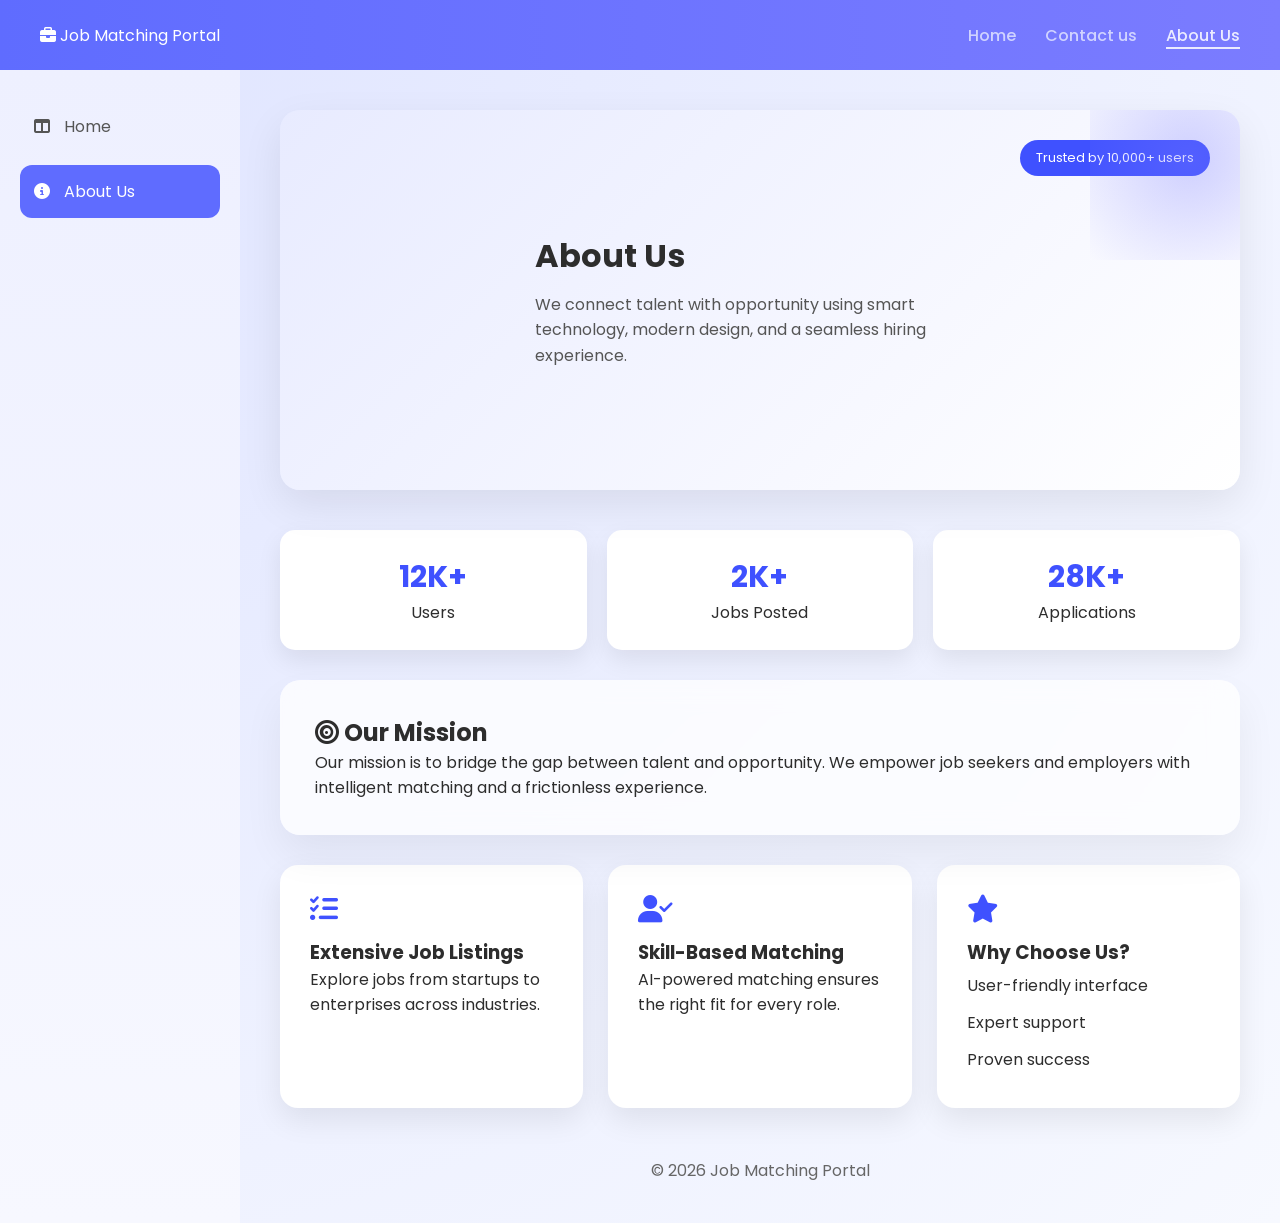
<file: about.html>
<!DOCTYPE html>
<html lang="en">
<head>
  <meta charset="UTF-8">
  <title>About Us | Job Matching Portal</title>
  <link rel="stylesheet" href="assets/style.css">
  <link rel="stylesheet" href="assets/style.css">
  <link href="https://fonts.googleapis.com/css2?family=Poppins:wght@300;400;500;600;700&display=swap" rel="stylesheet">
  <link rel="stylesheet" href="https://cdnjs.cloudflare.com/ajax/libs/font-awesome/6.5.0/css/all.min.css">
</head>
<body>

<header class="topbar">
  <div class="brand">
    <i class="fa-solid fa-briefcase"></i> Job Matching Portal
  </div>
  <nav>
    <a href="index.html">Home</a>
    <a href="contact.html">Contact us</a>
    <a href="#" class="active">About Us</a>
  </nav>
</header>

<div class="layout">

  <aside class="sidebar">
    <a class="side-link" href="index.html"><i class="fas fa-table-columns"></i> Home</a>
    <a class="side-link active" href="#"><i class="fa-solid fa-circle-info"></i> About Us</a>
  </aside>

  <main class="content">

    <!-- HERO -->
    <section class="hero">
      <div class="hero-text">
        <h1>About Us</h1>
        <p>
          We connect talent with opportunity using smart technology,
          modern design, and a seamless hiring experience.
        </p>
      </div>
      <div class="hero-badge">Trusted by 10,000+ users</div>
    </section>

    <!-- STATS -->
    <section class="stats">
      <div class="stat">
        <h2>12K+</h2>
        <span>Users</span>
      </div>
      <div class="stat">
        <h2>2K+</h2>
        <span>Jobs Posted</span>
      </div>
      <div class="stat">
        <h2>28K+</h2>
        <span>Applications</span>
      </div>
    </section>

    <!-- MISSION -->
    <section class="glass">
      <h2><i class="fa-solid fa-bullseye"></i> Our Mission</h2>
      <p>
        Our mission is to bridge the gap between talent and opportunity.
        We empower job seekers and employers with intelligent matching
        and a frictionless experience.
      </p>
    </section>

    <!-- FEATURES -->
    <section class="feature-grid">

      <div class="feature-card">
        <i class="fa-solid fa-list-check"></i>
        <h3>Extensive Job Listings</h3>
        <p>
          Explore jobs from startups to enterprises across industries.
        </p>
      </div>

      <div class="feature-card">
        <i class="fa-solid fa-user-check"></i>
        <h3>Skill-Based Matching</h3>
        <p>
          AI-powered matching ensures the right fit for every role.
        </p>
      </div>

      <div class="feature-card">
        <i class="fa-solid fa-star"></i>
        <h3>Why Choose Us?</h3>
        <ul>
          <li>User-friendly interface</li>
          <li>Expert support</li>
          <li>Proven success</li>
        </ul>
      </div>

    </section>

    <footer>© 2026 Job Matching Portal</footer>

  </main>
</div>

</body>
</html>
</file>
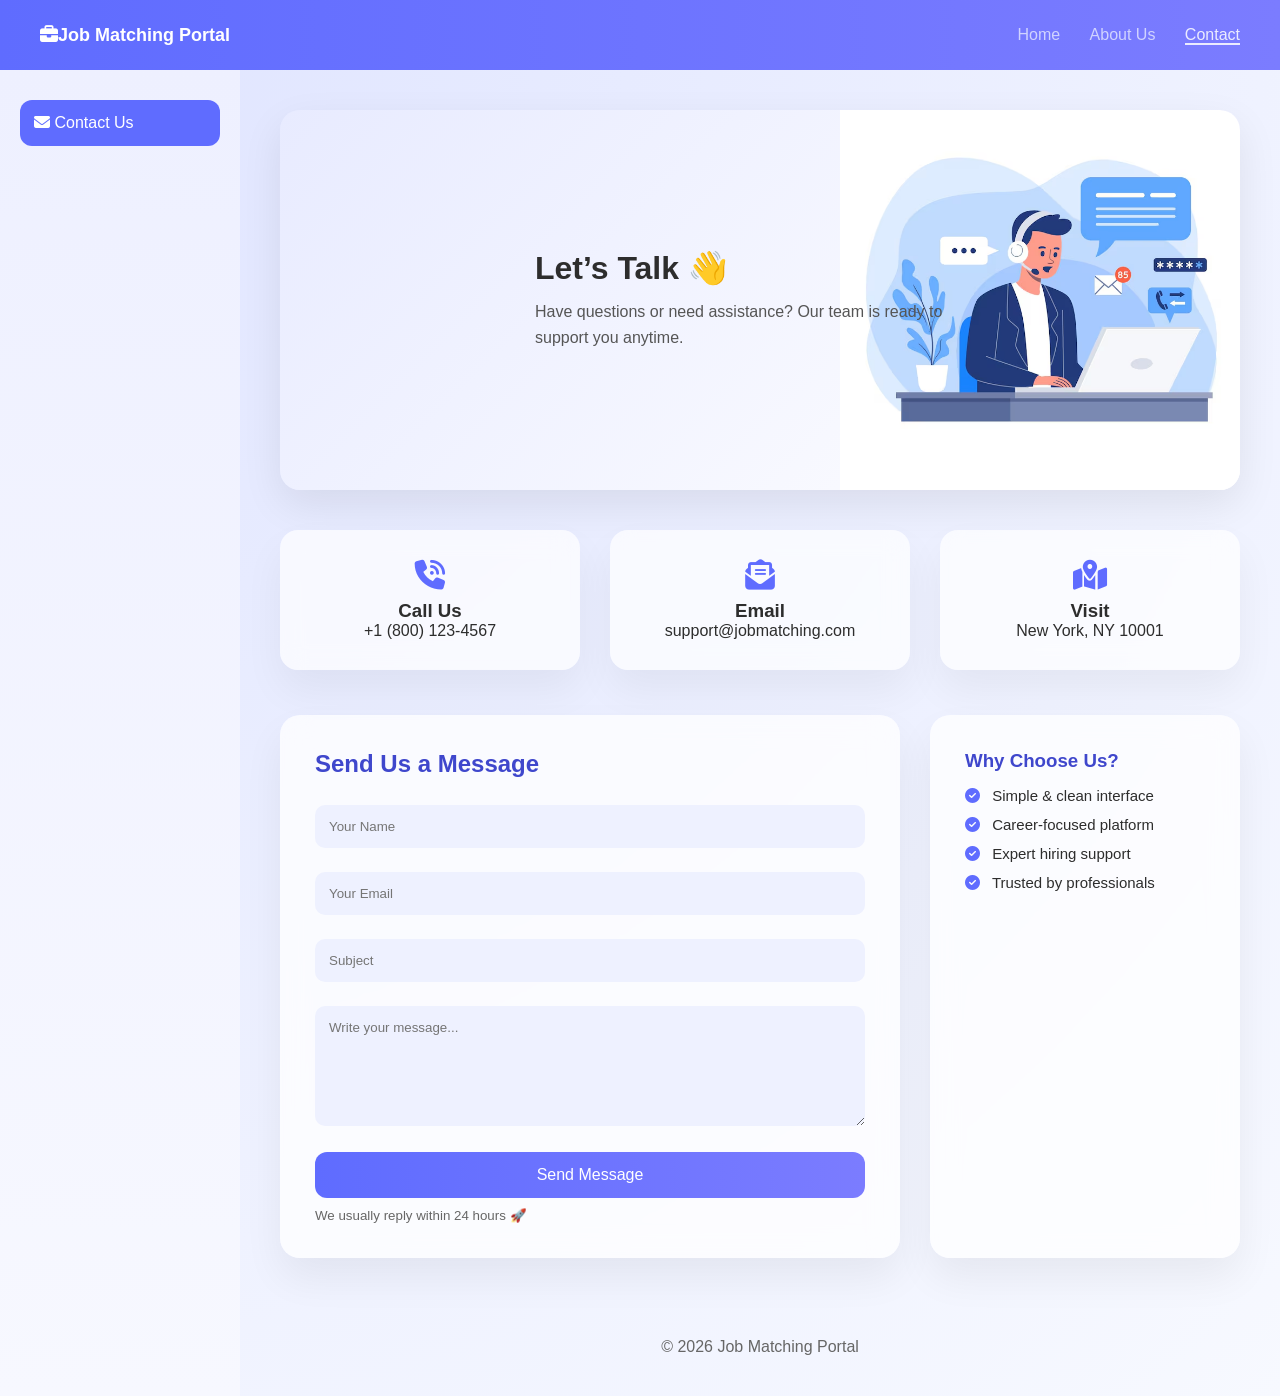
<file: contact.html>
<!DOCTYPE html>
<html lang="en">
<head>
  <meta charset="UTF-8">
  <title>Contact Us | Job Matching Portal</title>
  <link rel="stylesheet" href="assets/style.css">
  <link rel="stylesheet" href="assets/style.css">
  <link rel="stylesheet" href="https://cdnjs.cloudflare.com/ajax/libs/font-awesome/6.5.0/css/all.min.css">
</head>
<body>

<header class="topbar">
  <div class="logo">
    <i class="fas fa-briefcase"></i> Job Matching Portal
  </div>
  <nav>
    <a href="index.html">Home</a>
    <a href="about.html">About Us</a>
    <a href="contact.html" class="active">Contact</a>
  </nav>
</header>

<div class="layout">

  <aside class="sidebar">
    <a href="#" class="active"><i class="fas fa-envelope"></i> Contact Us</a>
  </aside>

  <main class="content">

    <!-- HERO -->
    <section class="hero">
      <div class="hero-text">
        <h1>Let’s Talk 👋</h1>
        <p>
          Have questions or need assistance?  
          Our team is ready to support you anytime.
        </p>
      </div>
      <div class="hero-art">
    <img src="cust_support_img.avif" alt="Support Illustration">
  </div>
      <div class="hero-art"></div>
    </section>

    <!-- CONTACT CARDS -->
    <section class="info-cards">
      <div class="card">
        <i class="fas fa-phone-volume"></i>
        <h3>Call Us</h3>
        <p>+1 (800) 123-4567</p>
      </div>

      <div class="card highlight">
        <i class="fas fa-envelope-open-text"></i>
        <h3>Email</h3>
        <p>support@jobmatching.com</p>
      </div>

      <div class="card">
        <i class="fas fa-map-location-dot"></i>
        <h3>Visit</h3>
        <p>New York, NY 10001</p>
      </div>
    </section>

    <!-- FORM + TRUST -->
    <section class="form-section">

      <div class="form-box glass">
        <h2>Send Us a Message</h2>

        <form>
          <input type="text" placeholder="Your Name">
          <input type="email" placeholder="Your Email">
          <input type="text" placeholder="Subject">
          <textarea placeholder="Write your message..."></textarea>
          <button>Send Message</button>
        </form>

        <small>We usually reply within 24 hours 🚀</small>
      </div>

      <div class="trust glass">
        <h3>Why Choose Us?</h3>

        <ul>
          <li><i class="fas fa-check-circle"></i> Simple & clean interface</li>
          <li><i class="fas fa-check-circle"></i> Career-focused platform</li>
          <li><i class="fas fa-check-circle"></i> Expert hiring support</li>
          <li><i class="fas fa-check-circle"></i> Trusted by professionals</li>
        </ul>
      </div>

    </section>

    <footer>
      © 2026 Job Matching Portal
    </footer>

  </main>
</div>

</body>
</html>
</file>
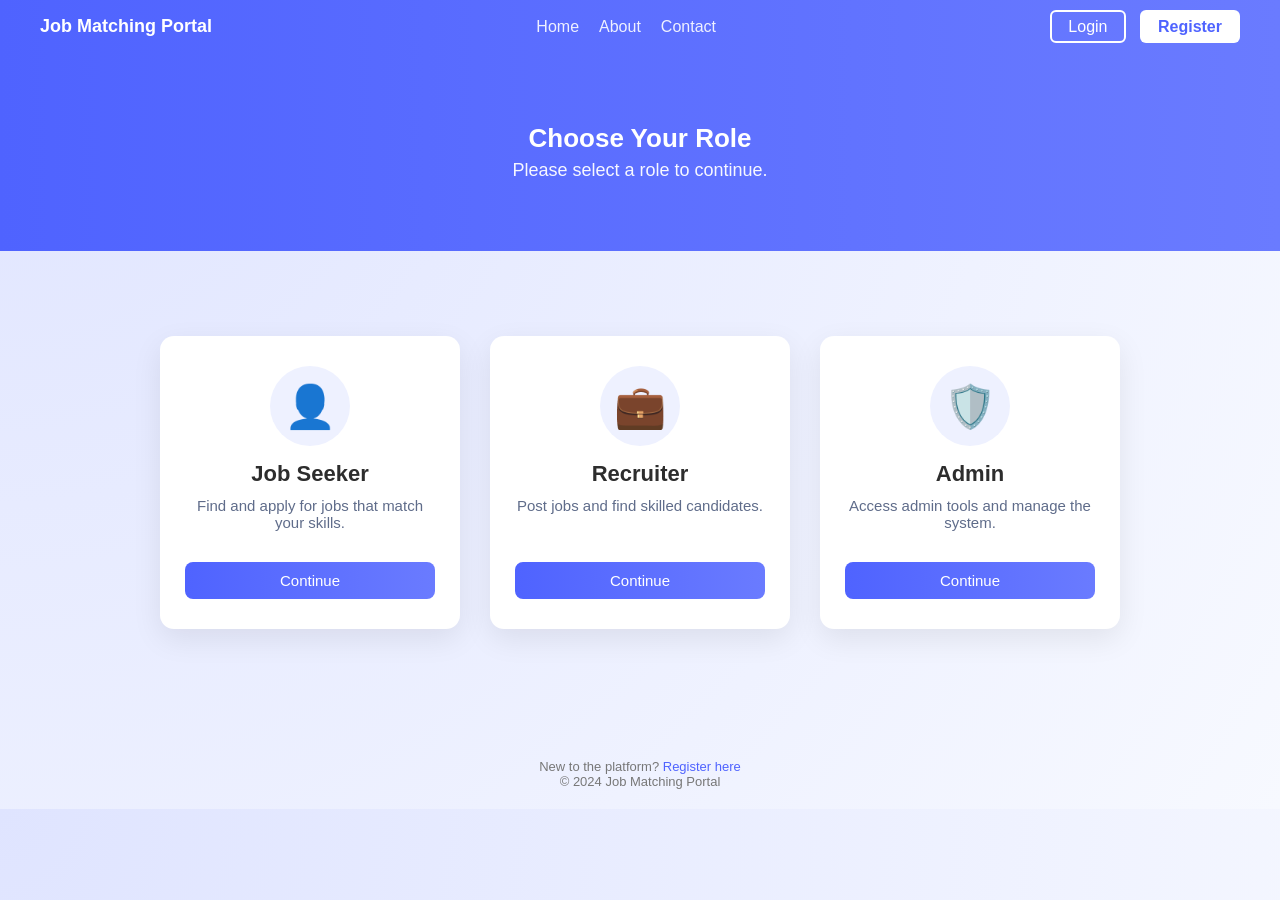
<file: login-form.html>
<!DOCTYPE html>
<html lang="en">
<head>
    <meta charset="UTF-8">
    <title>Login | Job Matching Portal</title>
    <meta name="viewport" content="width=device-width, initial-scale=1.0">

    <!-- CSS -->
    <link rel="stylesheet" href="assets/style.css">
</head>
<body>

<!-- ================= NAVBAR ================= -->
<nav class="navbar">
    <div class="logo">Job Matching Portal</div>

    <ul class="nav-links">
        <li><a href="index.html">Home</a></li>
        <li><a href="about.html">About</a></li>
        <li><a href="contact.html">Contact</a></li>
    </ul>

    <div class="nav-actions">
        <a href="login.html" class="btn-outline">Login</a>
        <a href="register.html" class="btn-primary">Register</a>
    </div>
</nav>

<!-- ================= LOGIN FORM ================= -->
<section class="auth-section">
    <div class="auth-card">

        <!-- This text will be set by JS later -->
        <h2 id="loginRoleTitle">Login</h2>
        <p class="auth-subtitle">
            Please enter your credentials to continue.
        </p>

        <form id="loginForm" autocomplete="off">


            <div class="form-group">
                <label for="email">Email</label>
                <input
                    type="email"
                     autocomplete="off"
                    id="email"
                    placeholder="Enter your email"
                    required
                >
            </div>

            <div class="form-group">
                <label for="password">Password</label>
                <input
                    type="password"
                    id="password"
                autocomplete="new-password"
                    placeholder="Enter your password"
                    required
                >
            </div>

            <!-- JS will handle submit later -->
            <button type="submit" id="loginSubmitBtn" class="auth-btn">
                Login
            </button>
        </form>

        <p class="auth-footer">
            Don’t have an account?
            <a href="register.html">Register</a>
        </p>

    </div>
</section>

<!-- JS will be attached later -->
<script src="assets/login.js"></script>
</body>
</html>
</file>
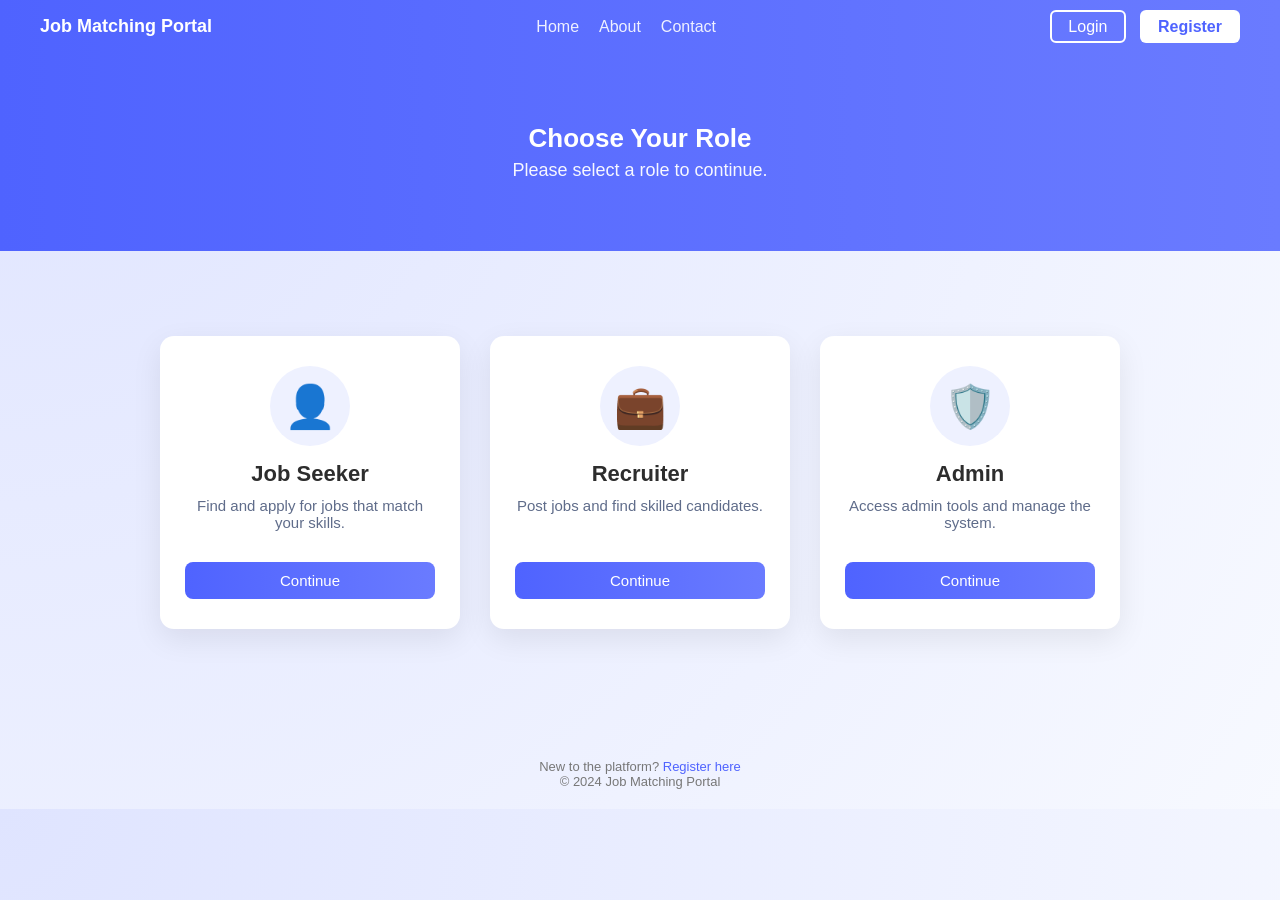
<file: login.html>
<!DOCTYPE html>
<html lang="en">
<head>
    <meta charset="UTF-8">
    <title>Login | Job Matching Portal</title>
    <meta name="viewport" content="width=device-width, initial-scale=1.0">

    <!-- CSS -->
    <link rel="stylesheet" href="assets/style.css">
</head>
<body>

<!-- ================= NAVBAR ================= -->
<nav class="navbar">
    <div class="logo">Job Matching Portal</div>

    <ul class="nav-links">
        <li><a href="index.html">Home</a></li>
        <li><a href="about.html">About</a></li>
        <li><a href="contact.html">Contact</a></li>
    </ul>

    <div class="nav-actions">
        <a href="login.html" class="btn-outline">Login</a>
        <a href="register.html" class="btn-primary">Register</a>
    </div>
</nav>

<!-- ================= PAGE HEADER ================= -->
<section class="page-header">
    <h1>Choose Your Role</h1>
    <p>Please select a role to continue.</p>
</section>

<!-- ================= ROLE SELECTION ================= -->
<section class="role-selection">

    <!-- Job Seeker -->
    <div class="role-card" data-role="JOBSEEKER">
        <div class="role-icon">👤</div>
        <h2>Job Seeker</h2>
        <p>Find and apply for jobs that match your skills.</p>
        <button class="role-btn" onclick="setLoginRole('JOBSEEKER')">
    Continue
</button>
    </div>

    <!-- Recruiter -->
    <div class="role-card" data-role="RECRUITER">
        <div class="role-icon">💼</div>
        <h2>Recruiter</h2>
        <p>Post jobs and find skilled candidates.</p>
        <button class="role-btn" onclick="setLoginRole('RECRUITER')">
    Continue
</button>
    </div>

    <!-- Admin -->
    <div class="role-card" data-role="ADMIN">
        <div class="role-icon">🛡️</div>
        <h2>Admin</h2>
        <p>Access admin tools and manage the system.</p>
       <button class="role-btn" onclick="setLoginRole('ADMIN')">
    Continue
</button>
    </div>

</section>

<!-- ================= FOOTER ================= -->
<footer class="footer">
    <p>New to the platform? <a href="register.html">Register here</a></p>
    <p>© 2024 Job Matching Portal</p>
</footer>

<!-- JS (will be attached later) -->
<script src="assets/login.js"></script>


</body>
</html>
</file>
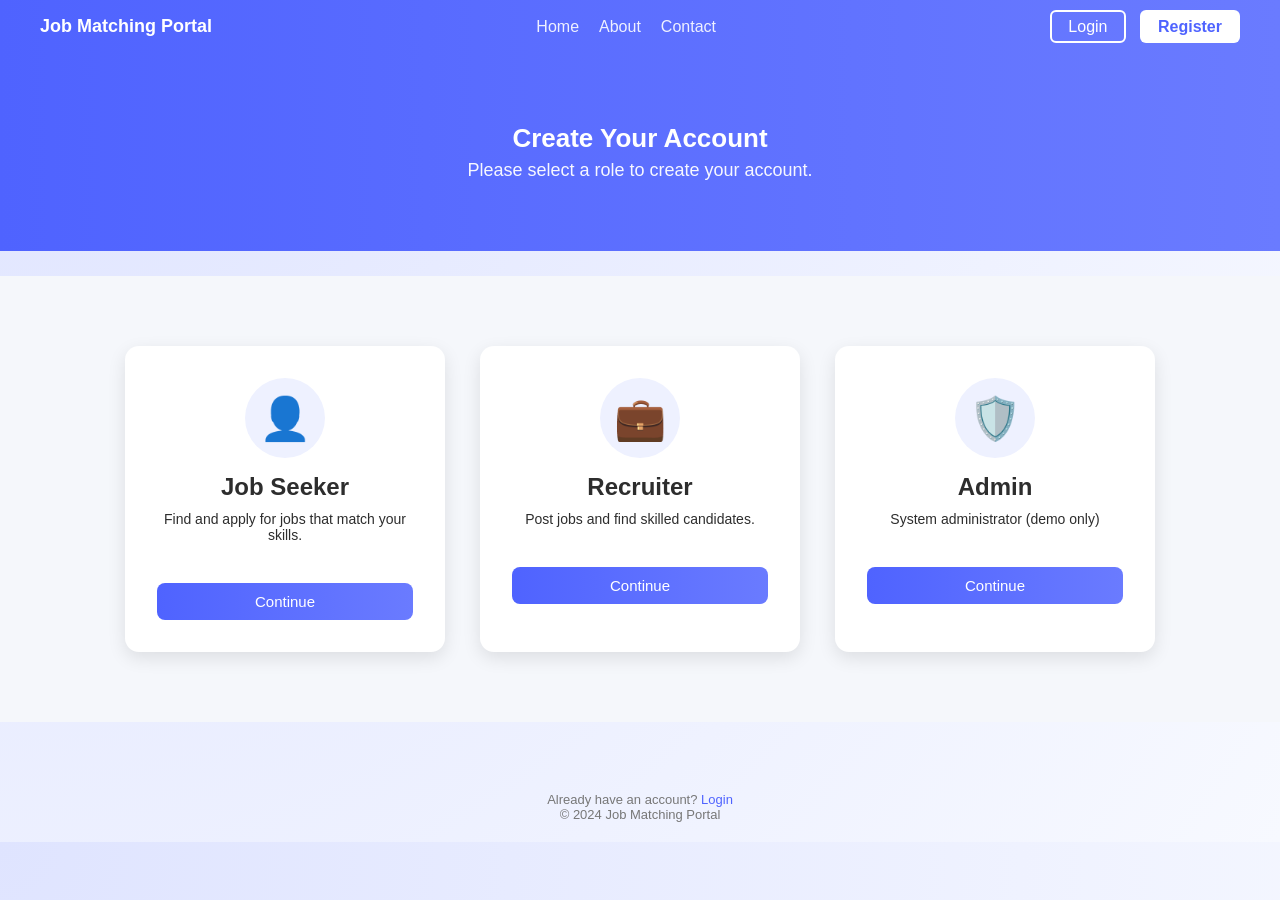
<file: register-form.html>
<!DOCTYPE html>
<html lang="en">
<head>
    <meta charset="UTF-8">
    <title>Register | Job Matching Portal</title>
    <meta name="viewport" content="width=device-width, initial-scale=1.0">

    <!-- CSS -->
    <link rel="stylesheet" href="assets/style.css">
</head>
<body>

<!-- ================= NAVBAR ================= -->
<nav class="navbar">
    <div class="logo">Job Matching Portal</div>

    <ul class="nav-links">
        <li><a href="index.html">Home</a></li>
        <li><a href="about.html">About</a></li>
        <li><a href="contact.html">Contact</a></li>
    </ul>

    <div class="nav-actions">
        <a href="login.html" class="btn-outline">Login</a>
        <a href="register.html" class="btn-primary">Register</a>
    </div>
</nav>

<!-- ================= REGISTER FORM ================= -->
<section class="auth-section">
    <div class="auth-card">

        <!-- JS will update role text -->
        <h2 id="registerRoleTitle">Create Account</h2>
        <p class="auth-subtitle">
            Please fill in the details to create your account.
        </p>

        <form id="registerForm" autocomplete="off">


            <div class="form-group">
                <label for="fullName">Full Name</label>
                <input
                    type="text"
                    id="fullName"
                    placeholder="Enter your full name"
                    autocomplete="off"
                    required
                >
            </div>

            <div class="form-group">
                <label for="registerEmail">Email</label>
                <input
                    type="email"
                    id="registerEmail"
                    placeholder="Enter your email"
                    autocomplete="off"
                    required
                >
            </div>

            <div class="form-group">
                <label for="registerPassword">Password</label>
                <input
                    type="password"
                    id="registerPassword"
                    placeholder="Create a password"
                     autocomplete="new-password"
                    required
                >
            </div>

            <div class="form-group">
                <label for="confirmPassword">Confirm Password</label>
                <input
                    type="password"
                    id="confirmPassword"
                    placeholder="Confirm your password"
                     autocomplete="new-password"
                    required
                >
            </div>

            <!-- JS will handle submit later -->
            <button type="submit" id="registerSubmitBtn" class="auth-btn">
                Register
            </button>
        </form>

        <p class="auth-footer">
            Already have an account?
            <a href="login.html">Login</a>
        </p>

    </div>
</section>

<!-- JS will be attached later -->
<script src="assets/register.js"></script>
</body>
</html>
</file>
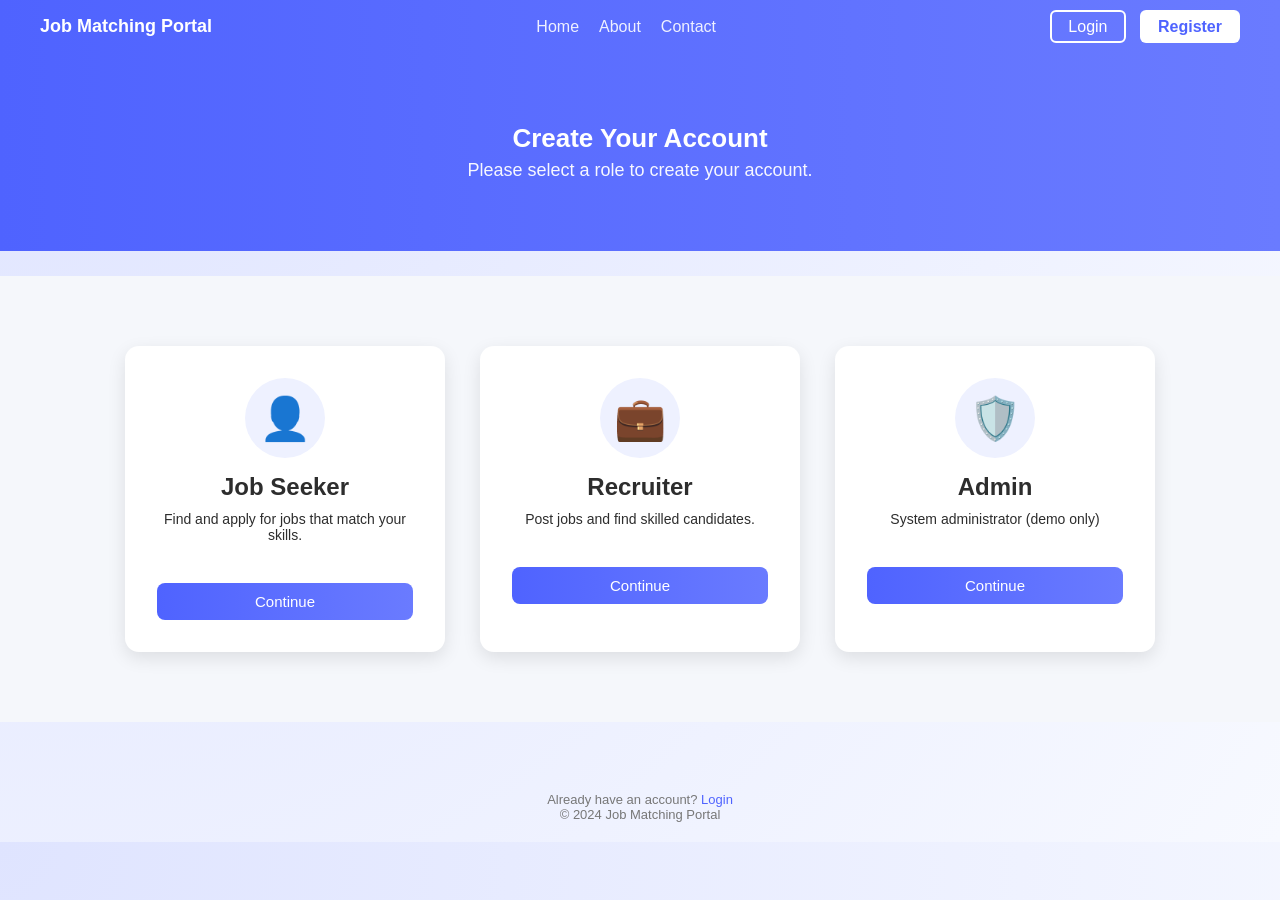
<file: register.html>
<!DOCTYPE html>
<html lang="en">
<head>
  <meta charset="UTF-8">
  <title>Register | Job Matching Portal</title>
  <meta name="viewport" content="width=device-width, initial-scale=1.0">

  <!-- CSS -->
  <link rel="stylesheet" href="assets/style.css">
</head>
<body>

<!-- ================= NAVBAR ================= -->
<nav class="navbar">
  <div class="logo">Job Matching Portal</div>

  <ul class="nav-links">
    <li><a href="index.html">Home</a></li>
    <li><a href="about.html">About</a></li>
    <li><a href="contact.html">Contact</a></li>
  </ul>

  <div class="nav-actions">
    <a href="login.html" class="btn-outline">Login</a>
    <a href="register.html" class="btn-primary">Register</a>
  </div>
</nav>

<!-- ================= PAGE HEADER ================= -->
<section class="page-header">
  <h1>Create Your Account</h1>
  <p>Please select a role to create your account.</p>
</section>

<!-- ================= REGISTER ROLE SELECTION ================= -->
<section class="register-role-section">

  <!-- JOB SEEKER -->
  <div class="register-card" data-role="JOBSEEKER">
    <div class="role-icon">👤</div>
    <h2>Job Seeker</h2>
    <p>Find and apply for jobs that match your skills.</p>
    <button
      class="role-btn"
      type="button"
      onclick="setRegisterRole('JOBSEEKER')">
      Continue
    </button>
  </div>

  <!-- RECRUITER -->
  <div class="register-card" data-role="RECRUITER">
    <div class="role-icon">💼</div>
    <h2>Recruiter</h2>
    <p>Post jobs and find skilled candidates.</p>
    <button
      class="role-btn"
      type="button"
      onclick="setRegisterRole('RECRUITER')">
      Continue
    </button>
  </div>

  <!-- ADMIN (DEMO ONLY) -->
  <div class="register-card" data-role="ADMIN">
  <div class="role-icon">🛡️</div>
  <h2>Admin</h2>
  <p>System administrator (demo only)</p>
  <button class="role-btn" onclick="setRegisterRole('ADMIN')">
    Continue
  </button>
</div>

</section>

<!-- ================= FOOTER ================= -->
<footer class="footer">
  <p>Already have an account? <a href="login.html">Login</a></p>
  <p>© 2024 Job Matching Portal</p>
</footer>

<!-- REGISTER LOGIC -->
<script src="assets/register.js"></script>

</body>
</html>
</file>
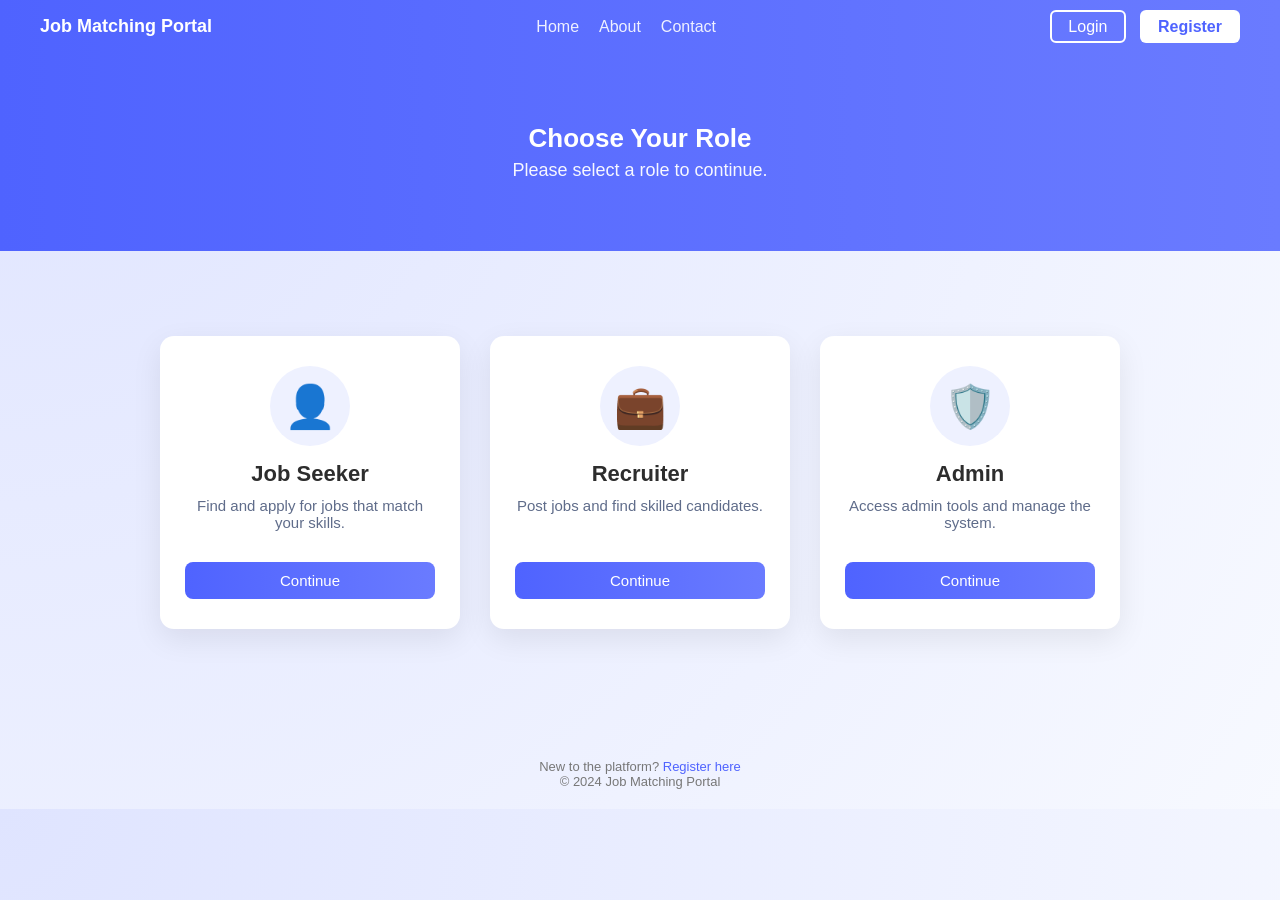
<file: admin/dashboard.html>
<!DOCTYPE html>
<html lang="en">
<head>
  <meta charset="UTF-8">
  <title>Admin Dashboard</title>
  <meta name="viewport" content="width=device-width, initial-scale=1.0">

  <link rel="stylesheet" href="../assets/style.css">

  <!-- Role protection -->
  <script src="../assets/auth-guard.js"></script>
  <script>
    requireRole("ADMIN");
  </script>

  <!-- Admin Dashboard Logic -->
  <script defer src="../assets/admin-dashboard.js"></script>
</head>
<body>

<header class="topbar">
  <div class="topbar-left">
    <span class="logo">Job Matching Portal</span>
  </div>

  <div class="topbar-right">
    <div class="user-info">
      <span class="user-name">Admin</span>
    </div>
  </div>
</header>

<div class="dashboard-layout">

  <aside class="sidebar">
    <a href="dashboard.html" class="sidebar-link active">Dashboard</a>
  </aside>

  <main class="dashboard-content">

    <h1 class="page-title">Admin Dashboard</h1>

    <!-- ================= STATS ================= -->
    <section class="admin-stats">
      <div class="stat-card">
        <h2 id="totalUsers">0</h2>
        <p>Total Users</p>
      </div>

      <div class="stat-card">
        <h2 id="totalJobs">0</h2>
        <p>Total Jobs</p>
      </div>

      <div class="stat-card">
        <h2 id="totalApplications">0</h2>
        <p>Total Applications</p>
      </div>
    </section>

    <!-- ================= GRAPHS ================= -->
    <section class="admin-graphs">

      <div class="graph-card">
        <h3>User Account Distribution</h3>

        <div class="bar-group">
          <div class="bar-item">
            <span>Job Seekers</span>
            <div class="bar">
              <div class="bar-fill blue" id="jobSeekerBar">0</div>
            </div>
          </div>

          <div class="bar-item">
            <span>Recruiters</span>
            <div class="bar">
              <div class="bar-fill green" id="recruiterBar">0</div>
            </div>
          </div>
        </div>
      </div>

      <div class="graph-card">
        <h3>Jobs Posted vs Applications</h3>

        <div class="bar-group">
          <div class="bar-item">
            <span>Jobs Posted</span>
            <div class="bar">
              <div class="bar-fill blue" id="jobsBar">0</div>
            </div>
          </div>

          <div class="bar-item">
            <span>Applications</span>
            <div class="bar">
              <div class="bar-fill green" id="applicationsBar">0</div>
            </div>
          </div>
        </div>
      </div>

    </section>

    <!-- ================= TABLES ================= -->
    <section class="admin-tables">

      <div class="table-card">
        <h3>User Management</h3>
        <table>
          <thead>
            <tr>
              <th>ID</th>
              <th>Name</th>
              <th>Email</th>
              <th>Role</th>
            </tr>
          </thead>
          <tbody id="userTableBody"></tbody>
        </table>
      </div>

      <div class="table-card">
        <h3>Job Management</h3>
        <table>
          <thead>
            <tr>
              <th>ID</th>
              <th>Job Title</th>
              <th>Posted By</th>
              <th>Status</th>
            </tr>
          </thead>
          <tbody id="jobTableBody"></tbody>
        </table>
      </div>

    </section>

  </main>
</div>

<footer class="footer">
  © 2024 Job Matching Portal
</footer>

</body>
</html>
</file>
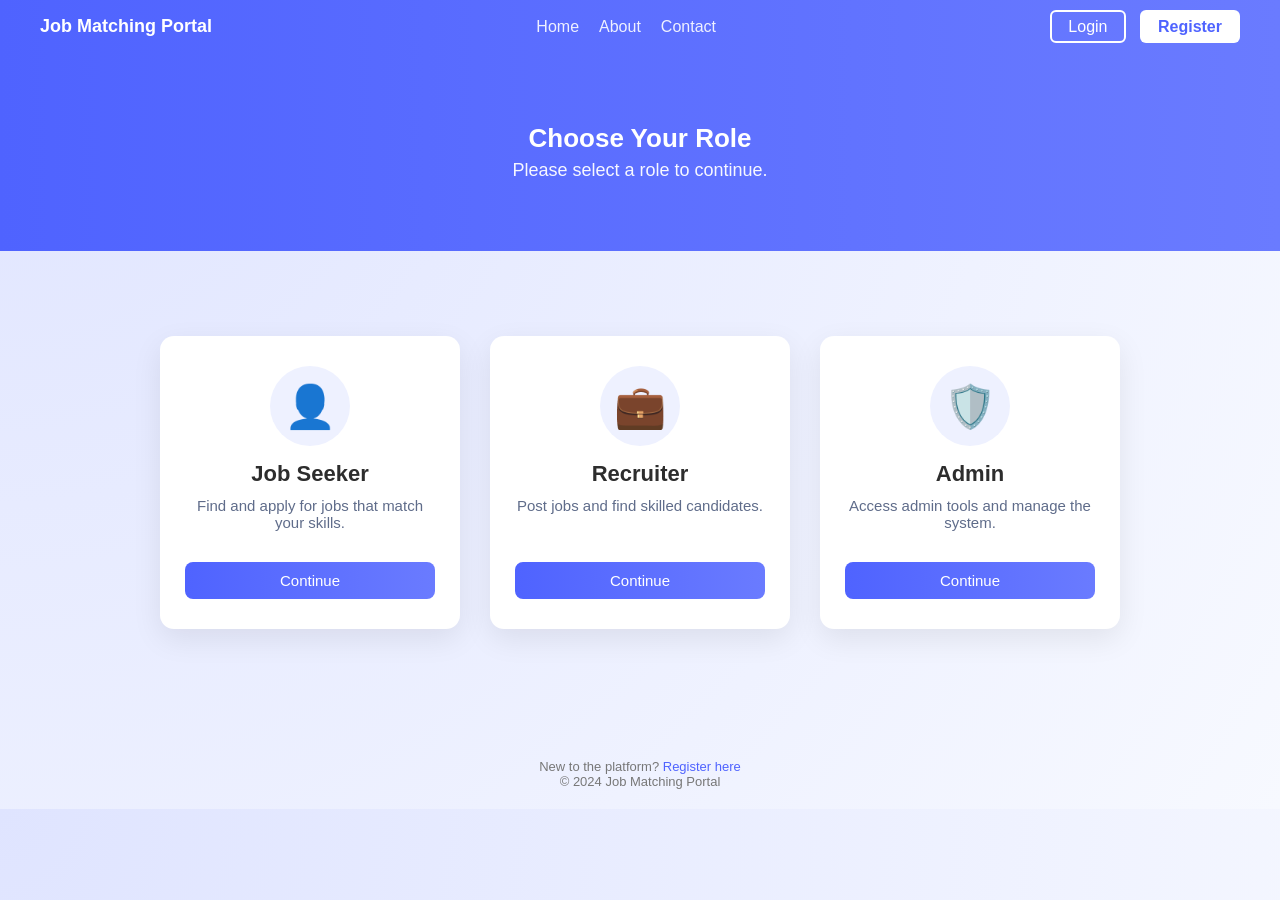
<file: jobseeker/apply-job.html>
<!DOCTYPE html>
<html lang="en">
<head>
  <meta charset="UTF-8">
  <title>Apply Job | Job Seeker</title>
  <meta name="viewport" content="width=device-width, initial-scale=1.0">

  <link rel="stylesheet" href="../assets/style.css">

  <!-- Role protection -->
  <script src="../assets/auth-guard.js"></script>
  <script>
    requireRole("JOBSEEKER");
  </script>

  <!-- Apply Job Logic -->
  <script defer src="../assets/jobseeker-apply.js"></script>
</head>
<body>

<header class="topbar">
  <div class="topbar-left">
    <span class="logo">Job Matching Portal</span>
    <nav class="top-nav">
      <a href="dashboard.html">Dashboard</a>
      <a href="jobs.html" class="active">Jobs</a>
      <a href="profile.html">Profile</a>
      <a href="#" id="logoutBtn">Logout</a>
    </nav>
  </div>

  <div class="topbar-right">
    <span class="user-name" id="applyUserName"></span>
  </div>
</header>

<div class="dashboard-layout">

  <aside class="sidebar">
    <a href="dashboard.html" class="sidebar-link">Dashboard</a>
    <a href="jobs.html" class="sidebar-link active">Job Listings</a>
    <a href="profile.html" class="sidebar-link">Profile</a>
  </aside>

  <main class="dashboard-content">

    <!-- JOB HEADER -->
    <section class="job-header">
      <h1 id="jobTitle"></h1>
      <p class="company" id="jobCompany"></p>
      <p class="location" id="jobLocation"></p>
    </section>

    <!-- MATCH SUMMARY -->
    <section class="job-match-summary">
      <div class="match-left">
        <span class="match-label">Skill Match</span>
        <span class="match-percent" id="matchPercent"></span>
        <div class="match-bar">
          <div class="match-fill" id="matchBar"></div>
        </div>
      </div>

      <button class="apply-btn primary" id="applyBtn">
        Apply
      </button>
    </section>

    <!-- WHY JOB -->
    <section class="why-this-job">
      <h2>🔍 Why this job is recommended for you</h2>
      <ul id="whyList"></ul>
    </section>

    <!-- JOB DETAILS -->
    <section class="job-details">

      <div class="job-info-grid">
        <div class="job-info-card">
          <h3>Key Skills</h3>
          <div class="skill-tags" id="skillTags"></div>
          <p class="skill-gap-note" id="skillGapNote"></p>
        </div>

        <div class="job-info-card">
          <h3>Experience Required</h3>
          <p id="experienceRequired"></p>
        </div>
      </div>

      <div class="job-section">
        <h3>Job Requirements</h3>
        <ul id="jobRequirements"></ul>
      </div>

      <div class="job-section">
        <h3>Company Overview</h3>
        <p id="companyOverview"></p>
      </div>

    </section>

  </main>
</div>

<footer class="footer">
  © 2024 Job Matching Portal
</footer>

</body>
</html>
</file>
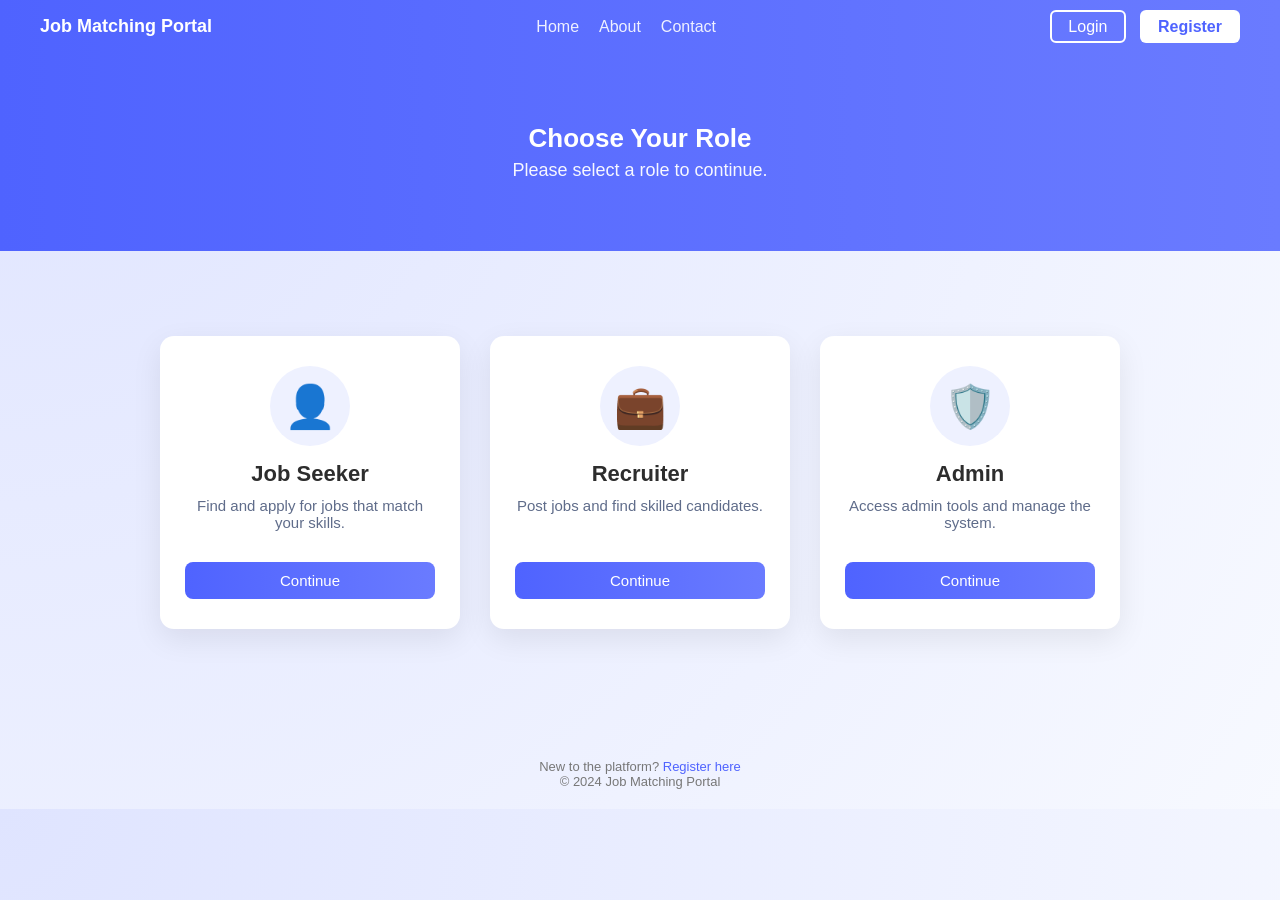
<file: jobseeker/jobs.html>
<!DOCTYPE html>
<html lang="en">
<head>
  <meta charset="UTF-8">
  <title>Jobs | Job Seeker</title>
  <meta name="viewport" content="width=device-width, initial-scale=1.0">

  <link rel="stylesheet" href="../assets/style.css">

  <!-- Role protection -->
  <script src="../assets/auth-guard.js"></script>
  <script>
    requireRole("JOBSEEKER");
  </script>

  <!-- Jobs Logic -->
  <script defer src="../assets/jobseeker-jobs.js"></script>
</head>
<body>

<!-- ========== TOP BAR ========== -->
<header class="topbar">
  <div class="topbar-left">
    <span class="logo">Job Matching Portal</span>
    <nav class="top-nav">
      <a href="dashboard.html">Dashboard</a>
      <a href="jobs.html" class="active">Jobs</a>
      <a href="profile.html">Profile</a>
      <a href="#" id="logoutBtn">Logout</a>
    </nav>
  </div>

  <div class="topbar-right">
    <span class="user-name" id="jobUserName"></span>
  </div>
</header>

<!-- ========== LAYOUT ========== -->
<div class="dashboard-layout">

  <!-- ========== SIDEBAR ========== -->
  <aside class="sidebar">
    <a href="dashboard.html" class="sidebar-link">Dashboard</a>
    <a href="jobs.html" class="sidebar-link active">Job Listings</a>
    <a href="profile.html" class="sidebar-link">Profile</a>
  </aside>

  <!-- ========== MAIN CONTENT ========== -->
  <main class="dashboard-content">

    <h1 class="page-title">Job Listings</h1>

    <!-- ========== SEARCH & FILTERS ========== -->
    <section class="job-filters" data-feature="filters">

      <input
        type="text"
        placeholder="Search by job title..."
        id="searchTitle"
      >

      <select id="filterSkill">
        <option value="">Filter by Skill</option>
      </select>

      <select id="filterLocation">
        <option value="">Filter by Location</option>
      </select>

      <button class="btn-primary" id="searchBtn">
        Search
      </button>
    </section>

    <!-- ========== JOB COUNT ========== -->
    <p class="job-count">
      Showing <strong id="shownCount">0</strong>
      of <strong id="totalCount">0</strong> jobs
    </p>

    <!-- ========== JOB LIST (DYNAMIC) ========== -->
    <section class="job-list" id="jobList">
      <!-- 
        Job cards injected by JS

        Expected structure per job (JS will generate):

        <div class="job-card">
          <div class="job-left">
            <h3>Job Title</h3>

            <div class="job-status-bar">
              Job Status: ACTIVE
              <span class="app-status applied">APPLIED</span>
            </div>

            <!-- company / location / skills -->

            <!-- ACTION AREA -->
            <div class="job-actions">
              <!-- 
                JS will inject:
                <button class="btn-secondary view-recruiter-btn"
                        data-recruiter-id="RECRUITER_ID">
                  View Recruiter Profile
                </button>
              -->
            </div>

          </div>

          <div class="job-right">
            <!-- skill match, apply / selected / rejected buttons -->
          </div>
        </div>
      -->
    </section>

    <!-- ========== PAGINATION (FUTURE) ========== -->
    <div class="pagination" id="pagination" style="display:none;"></div>

  </main>
</div>

<footer class="footer">
  © 2024 Job Matching Portal
</footer>

</body>
</html>
</file>
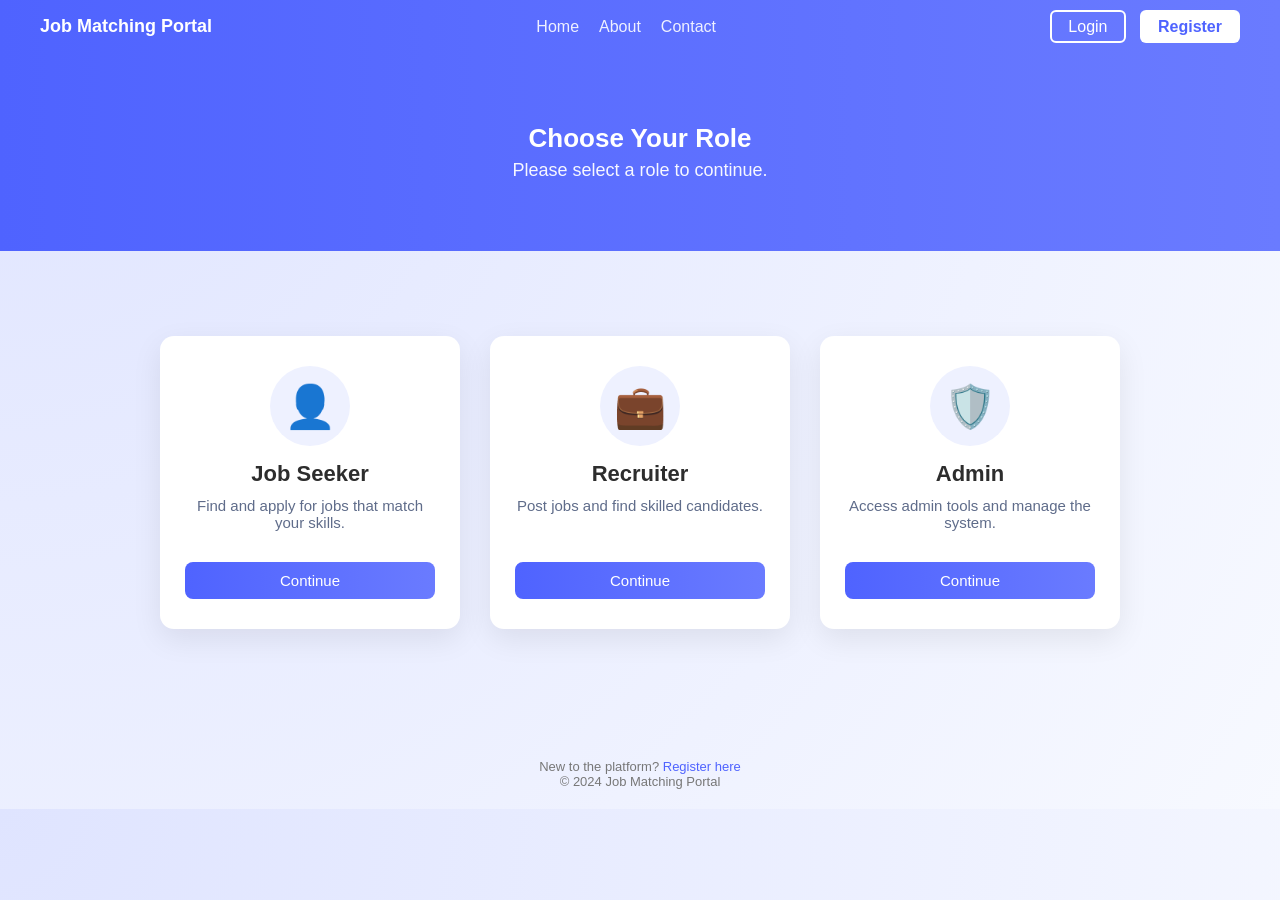
<file: jobseeker/profile.html>
<!DOCTYPE html>
<html lang="en">
<head>
  <meta charset="UTF-8">
  <title>Profile | Job Seeker</title>
  <meta name="viewport" content="width=device-width, initial-scale=1.0">

  <link rel="stylesheet" href="../assets/style.css">

  <!-- Auth Guard -->
  <script src="../assets/auth-guard.js"></script>

  <!-- Profile Logic -->
  <script defer src="../assets/jobseeker-profile.js"></script>
</head>
<body>

<!-- ========== TOP BAR ========== -->
<header class="topbar">
  <div class="topbar-left">
    <span class="logo">Job Matching Portal</span>
    <nav class="top-nav">
      <a href="dashboard.html">Dashboard</a>
      <a href="jobs.html">Jobs</a>
      <a href="profile.html" class="active">Profile</a>
      <a href="#" id="logoutBtn">Logout</a>
    </nav>
  </div>

  <div class="topbar-right">
    <div class="user-info">
      <span id="profileUserName"></span>
    </div>
  </div>
</header>

<div class="dashboard-layout">

  <!-- ========== SIDEBAR ========== -->
  <aside class="sidebar">
    <a href="dashboard.html" class="sidebar-link">Dashboard</a>
    <a href="jobs.html" class="sidebar-link">Jobs</a>
    <a href="profile.html" class="sidebar-link active">Profile</a>
  </aside>

  <!-- ========== MAIN CONTENT ========== -->
  <main class="dashboard-content">

    <h1 class="page-title">Profile</h1>

    <!-- ================= PROFILE HEADER ================= -->
    <section class="profile-header">
      <div class="profile-info">
        <div class="profile-avatar">👤</div>
        <div>
          <h2 id="fullName"></h2>
          <p id="email"></p>
          <p id="location"></p>
        </div>
      </div>
    </section>

    <!-- ================= SKILL SCORE ================= -->
    <section class="skill-score-card">
      <div class="score-circle" id="profileSkillScore">0</div>
      <div>
        <h3>Skill Score</h3>
        <p><strong>0</strong>/100</p>
        <p>
          Experience Level:
          <span id="experienceLevel" class="badge beginner">Beginner</span>
        </p>
        <p class="tip">
          💡 Calculated from skills, experience & resume
        </p>
      </div>
    </section>

    <!-- ================= PROFILE FORM ================= -->
    <section class="profile-form">
      <label>Full Name</label>
      <input type="text" id="editName">

      <label>Email Address</label>
      <input type="email" id="editEmail" disabled>

      <label>Location</label>
      <input type="text" id="editLocation">
    </section>

    <!-- ================= EXPERIENCE ================= -->
    <section class="profile-card">
      <h2>Experience</h2>

      <label for="experienceYears">Total Experience</label>
      <select id="experienceYears">
        <option value="0">Fresher</option>
        <option value="1">1 Year</option>
        <option value="2">2 Years</option>
        <option value="3">3+ Years</option>
      </select>

      <p class="tip">
        💡 Experience directly improves your Skill Score
      </p>
    </section>

    <!-- ================= RESUME ================= -->
    <section class="documents-section">
      <h2>Resume</h2>

      <input
        type="file"
        id="resumeUpload"
        accept=".pdf,.doc,.docx"
      >

      <div id="resumeDisplay" class="document-display">
        <!-- Resume injected by JS -->
      </div>
    </section>

    <!-- ================= SKILLS ================= -->
    <section class="skills-section" data-feature="skills">
      <div class="skills-header">
        <h2>Skills</h2>
        <button class="btn-outline" data-action="add-skill">
          + Add Skill
        </button>
      </div>
      <!-- Skills injected by JS -->
    </section>

    <!-- ================= SKILL GAP ================= -->
    <section class="skill-gap" data-feature="skill-gap">
      <h2>Skill Gap Analysis</h2>
      <div class="gap-warning">
        ⚠️ Missing Skills: <strong></strong>
      </div>
    </section>

    <!-- ================= UPDATE ================= -->
    <div class="update-section">
      <button class="btn-primary" id="updateProfileBtn">
        Update Profile
      </button>
    </div>

  </main>
</div>

<footer class="footer">
  © 2024 Job Matching Portal
</footer>

</body>
</html>
</file>
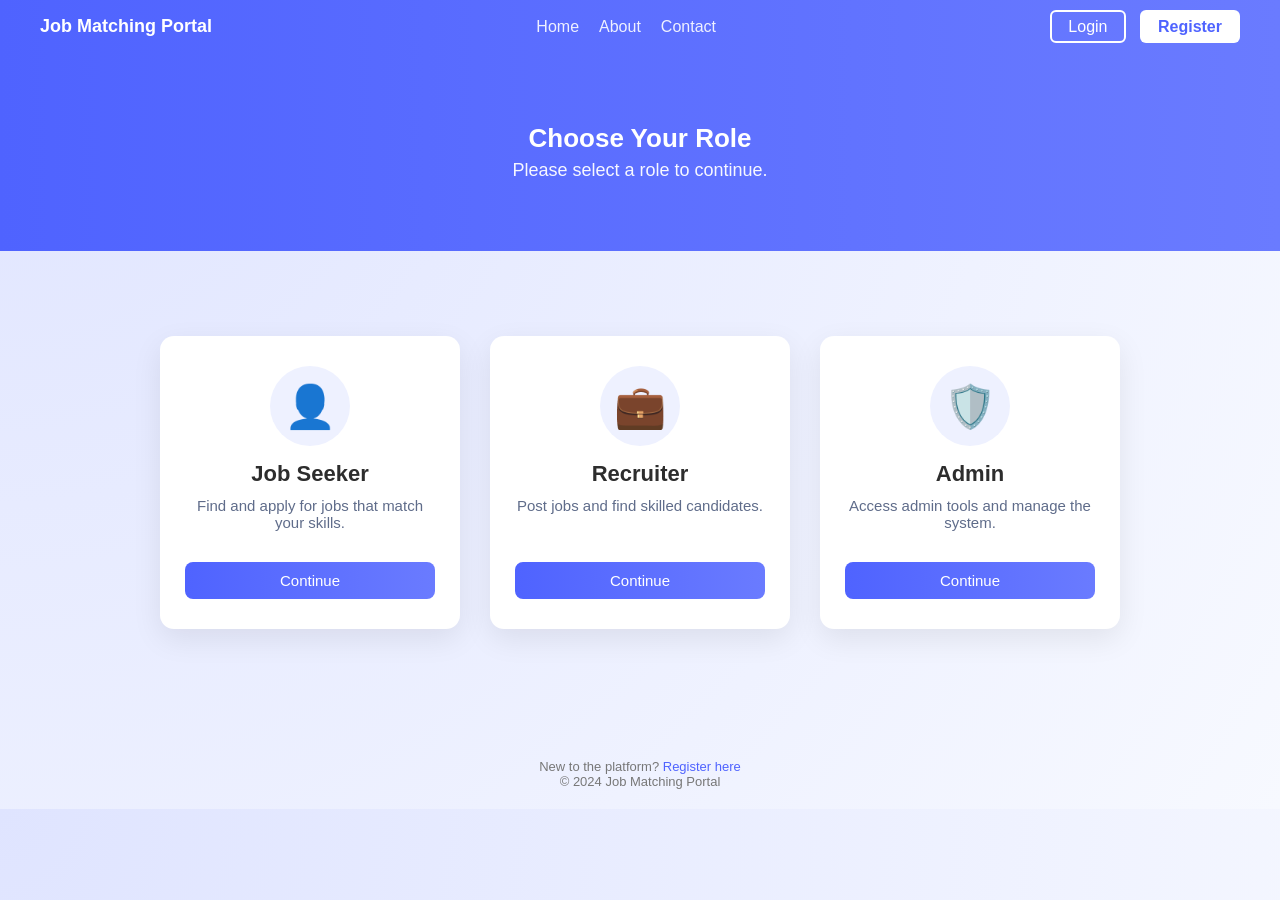
<file: recruiter/dashboard.html>
<!DOCTYPE html>
<html lang="en">
<head>
  <meta charset="UTF-8" />
  <title>Recruiter Dashboard</title>
  <meta name="viewport" content="width=device-width, initial-scale=1.0" />

  <!-- Global CSS -->
  <link rel="stylesheet" href="../assets/style.css" />

  <!-- Role Protection -->
  <script src="../assets/auth-guard.js"></script>
  <script>
    requireRole("RECRUITER");
  </script>

  <!-- Dashboard Logic -->
  <script defer src="../assets/recruiter-dashboard.js"></script>
</head>
<body>

<!-- ================= TOP BAR ================= -->
<header class="topbar">
  <div class="topbar-left">
    <span class="logo">Job Matching Portal</span>
  </div>

  <div class="topbar-right">
    <div class="user-info">
      <div class="avatar-circle" id="recruiterAvatar">R</div>
      <div>
        <div class="user-name" id="recruiterName"></div>
        <div class="user-role">Recruiter</div>
      </div>
    </div>

    <!-- LOGOUT BUTTON -->
    <button class="btn-outline" id="logoutBtn">
      Logout
    </button>
  </div>
</header>

<!-- ================= MAIN LAYOUT ================= -->
<div class="dashboard-layout">

  <!-- ================= SIDEBAR ================= -->
  <aside class="sidebar">
    <a href="dashboard.html" class="sidebar-link active">Dashboard</a>
    <a href="post-job.html" class="sidebar-link">Post Job</a>
    <a href="profile.html" class="sidebar-link">Profile</a>

  </aside>

  <!-- ================= CONTENT ================= -->
  <main class="dashboard-content">

    <!-- ================= PAGE HEADER ================= -->
    <section class="page-header">
      <h1>Recruiter Dashboard</h1>
      <p>
        Welcome,
        <strong id="welcomeRecruiterName"></strong>!
        Here’s an overview of your posted jobs.
      </p>

      <button class="btn-primary" id="postJobBtn">
        ➕ Post New Job
      </button>
    </section>

    <!-- ================= FEATURE BANNER ================= -->
    <section class="feature-banner">
      ✨ <strong>NEW:</strong>
      Recruiter Auto-Ranking, Shortlisting & Hiring Decisions
    </section>

    <!-- ================= JOB LIST ================= -->
    <section class="job-table" id="recruiterJobTable">
      <!--
        Job cards will be injected dynamically by recruiter-dashboard.js

        Expected structure per job:

        <div class="job-card">

          <div class="job-row">
            <div class="job-main"></div>
            <div class="job-meta"></div>
            <div class="job-score"></div>
            <div class="job-actions"></div>
          </div>

          <div class="job-ranking hidden">
            <h3 class="ranking-title"></h3>
            <div class="ranked-candidates-list"></div>
            <button class="btn-outline close-ranking-btn">Close</button>
          </div>

        </div>
      -->
    </section>

  </main>
</div>

<!-- ================= FOOTER ================= -->
<footer class="footer">
  © 2024 Job Matching Portal
</footer>

</body>
</html>
</file>
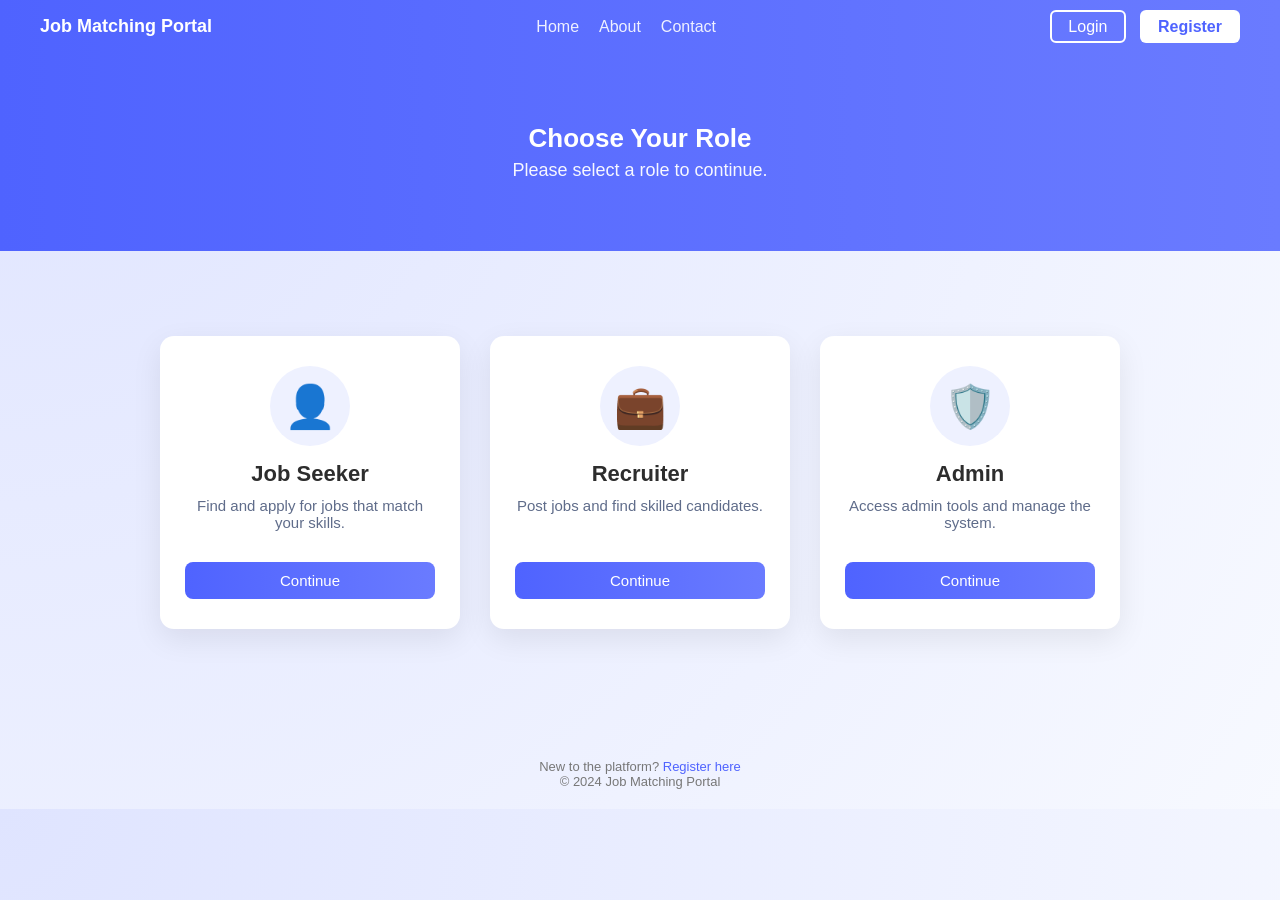
<file: recruiter/post-job.html>
<!DOCTYPE html>
<html lang="en">
<head>
  <meta charset="UTF-8">
  <title>Post Job | Recruiter</title>
  <meta name="viewport" content="width=device-width, initial-scale=1.0">

  <link rel="stylesheet" href="../assets/style.css">

  <!-- Role protection -->
  <script src="../assets/auth-guard.js"></script>
  <script>
    requireRole("RECRUITER");
  </script>

  <!-- Post Job Logic -->
  <script defer src="../assets/recruiter-post-job.js"></script>
</head>
<body>

<!-- ================= TOP BAR ================= -->
<header class="topbar">
  <div class="topbar-left">
    <span class="logo">Job Matching Portal</span>
  </div>

  <div class="topbar-right">
    <div class="user-info">
      <div class="avatar-circle" id="recruiterAvatar">R</div>
      <div>
        <div class="user-name" id="recruiterName"></div>
        <div class="user-role">Recruiter</div>
      </div>
    </div>
  </div>
</header>

<!-- ================= LAYOUT ================= -->
<div class="dashboard-layout">

  <!-- ================= SIDEBAR ================= -->
  <aside class="sidebar">
    <a href="dashboard.html" class="sidebar-link">Dashboard</a>
    <a href="post-job.html" class="sidebar-link active">Post Job</a>
    <a href="profile.html" class="sidebar-link">Profile</a>

  </aside>

  <!-- ================= MAIN CONTENT ================= -->
  <main class="dashboard-content">

    <h1 class="page-title">Post Job</h1>

    <!-- ================= JOB FORM ================= -->
    <section class="post-job-card">

      <form id="postJobForm">

        <!-- Job Title -->
        <label>Job Title</label>
        <input
          type="text"
          id="jobTitle"
          placeholder="Eg. Frontend Developer"
          required
        >

        <!-- Description -->
        <label>Description</label>
        <textarea
          id="jobDescription"
          placeholder="Enter job description here..."
          rows="4"
          required
        ></textarea>

        <!-- Required Skills -->
        <label>Required Skills</label>

        <div class="skill-input-wrapper">
          <input
            type="text"
            id="skillInput"
            placeholder="Type a skill and press Add"
          >
          <button
            type="button"
            class="btn-outline"
            id="addSkillBtn"
          >
            Add
          </button>
        </div>

        <div
          class="skill-input-group"
          id="skillContainer"
        >
          <!-- Skill chips added by JS -->
        </div>

        <!-- Experience -->
        <label>Experience</label>
        <select id="experience">
          <option>Fresher</option>
          <option>1+ years</option>
          <option selected>2+ years</option>
          <option>5+ years</option>
        </select>

        <!-- Location -->
        <label>Location</label>
        <select id="location">
          <option>New York, NY</option>
          <option>Remote</option>
          <option>San Francisco, CA</option>
          <option>Hyderabad, India</option>
        </select>

        <p class="info-note">
          ℹ️ Job requirements will be used for AI-based candidate ranking
        </p>

        <button type="submit" class="btn-primary">
          Post Job
        </button>

      </form>

    </section>

  </main>
</div>

<footer class="footer">
  © 2024 Job Matching Portal
</footer>

</body>
</html>
</file>
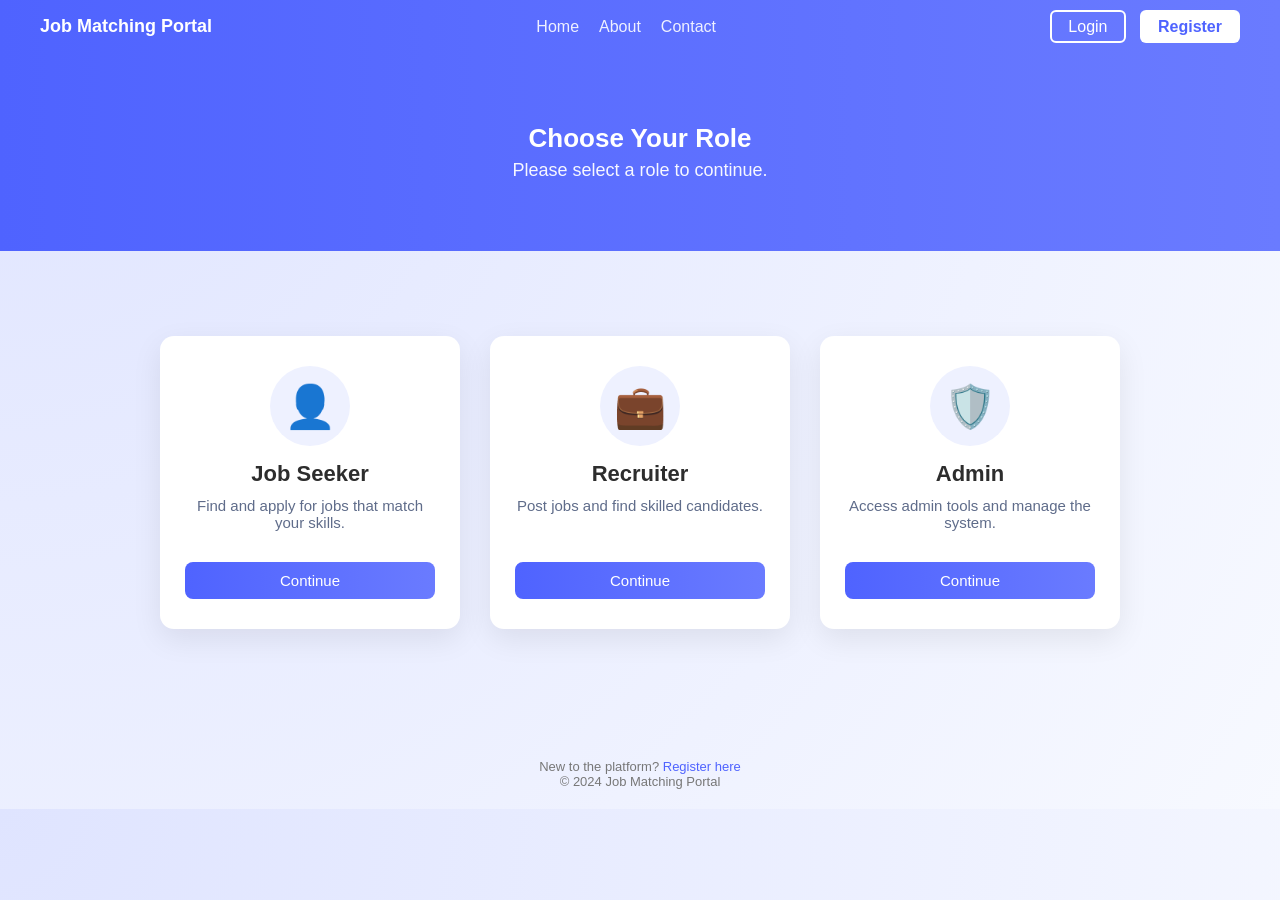
<file: recruiter/profile.html>
<!DOCTYPE html>
<html lang="en">
<head>
  <meta charset="UTF-8" />
  <title>Recruiter Profile | Job Matching Portal</title>
  <meta name="viewport" content="width=device-width, initial-scale=1.0" />

  <!-- Global CSS -->
  <link rel="stylesheet" href="../assets/style.css" />

  <!-- Profile Logic (handles auth + readonly internally) -->
  <script defer src="../assets/recruiter-profile.js"></script>
</head>
<body>

<!-- ================= TOP BAR ================= -->
<header class="topbar recruiter-only">
  <div class="topbar-left">
    <span class="logo">Job Matching Portal</span>

    <nav class="top-nav">
      <a href="dashboard.html">Dashboard</a>
      <a href="post-job.html">Post Job</a>
      <a href="profile.html" class="active">Profile</a>
      <a href="#" id="logoutBtn">Logout</a>
    </nav>
  </div>

  <div class="topbar-right">
    <div class="user-info">
      <span id="recruiterName"></span>
    </div>
  </div>
</header>

<!-- ================= LAYOUT ================= -->
<div class="dashboard-layout">

  <!-- ================= SIDEBAR ================= -->
  <aside class="sidebar recruiter-only">
    <a href="dashboard.html" class="sidebar-link">Dashboard</a>
    <a href="post-job.html" class="sidebar-link">Post Job</a>
    <a href="profile.html" class="sidebar-link active">Profile</a>
  </aside>

  <!-- ================= MAIN ================= -->
  <main class="dashboard-content">

    <h1 class="page-title">Recruiter Profile</h1>

    <!-- ================= BASIC INFO ================= -->
    <section class="profile-card">
      <h2>Recruiter Information</h2>

      <label>Full Name</label>
      <input type="text" id="recruiterFullName" />

      <label>Official Email</label>
      <input type="email" id="recruiterEmail" disabled />

      <label>Your Role / Title</label>
      <input
        type="text"
        id="recruiterTitle"
        placeholder="HR Manager, Tech Lead, Founder"
      />
    </section>

    <!-- ================= COMPANY INFO ================= -->
    <section class="profile-card">
      <h2>Company Information</h2>

      <label>Company Name</label>
      <input type="text" id="companyName" />

      <label>Industry</label>
      <input
        type="text"
        id="companyIndustry"
        placeholder="IT, FinTech, Healthcare..."
      />

      <label>Company Size</label>
      <select id="companySize">
        <option value="">Select size</option>
        <option value="1-10">1–10</option>
        <option value="11-50">11–50</option>
        <option value="51-200">51–200</option>
        <option value="201-500">201–500</option>
        <option value="500+">500+</option>
      </select>

      <label>Headquarters Location</label>
      <input type="text" id="companyLocation" />

      <label>Company Website</label>
      <input
        type="url"
        id="companyWebsite"
        placeholder="https://company.com"
      />

      <label>About Company</label>
      <textarea
        id="companyDescription"
        rows="4"
        placeholder="What does your company do? Mission, products, values..."
      ></textarea>
    </section>

    <!-- ================= HIRING INFO ================= -->
    <section class="profile-card">
      <h2>Hiring & Work Details</h2>

      <label>Hiring Teams / Departments</label>
      <input
        type="text"
        id="hiringTeams"
        placeholder="Backend, Frontend, Data, HR"
      />

      <label>Work Mode</label>
      <select id="workMode">
        <option value="">Select</option>
        <option value="Onsite">Onsite</option>
        <option value="Remote">Remote</option>
        <option value="Hybrid">Hybrid</option>
      </select>

      <label>Tech Stack (optional)</label>
      <input
        type="text"
        id="techStack"
        placeholder="Java, Spring Boot, React, SQL"
      />

      <label>Hiring Process</label>
      <textarea
        id="hiringProcess"
        rows="3"
        placeholder="Resume screening → Technical round → HR round"
      ></textarea>
    </section>

    <!-- ================= UPDATE ================= -->
    <div class="update-section recruiter-only">
      <button class="btn-primary" id="saveRecruiterProfile">
        Save Profile
      </button>
    </div>

  </main>
</div>

<!-- ================= FOOTER ================= -->
<footer class="footer">
  © 2024 Job Matching Portal
</footer>

</body>
</html>
</file>
<file: assets/style.css>
/*********home page css 1 **********/

/* ===== GLOBAL RESET ===== */
* {
  margin: 0;
  padding: 0;
  box-sizing: border-box;
  font-family: "Segoe UI", sans-serif;
}

body {
  background-color: #f4f6ff;
  color: #1f2a44;
}

/* ===== NAVBAR ===== */
.navbar {
  display: flex;
  justify-content: space-between;
  align-items: center;
  padding: 16px 40px;
  background: linear-gradient(90deg, #4055fa, #6a7bff);
  color: #fff;
}

.logo {
  display: flex;
  align-items: center;
  cursor: pointer;
}

.logo-icon {
  font-weight: bold;
  font-size: 22px;
  margin-right: 8px;
}

.nav-center .nav-link {
  margin: 0 12px;
  color: #fff;
  text-decoration: none;
  opacity: 0.9;
}

.nav-center .nav-link.active {
  font-weight: bold;
  opacity: 1;
}

.btn-primary {
  background: #fff;
  color: #4f63ff;
  padding: 8px 18px;
  border-radius: 6px;
  text-decoration: none;
  font-weight: 600;
  margin-left: 10px;
}

.btn-outline {
  border: 2px solid #fff;
  color: #fff;
  padding: 6px 16px;
  border-radius: 6px;
  text-decoration: none;
}

/* ===== HERO ===== */
.hero {
  position: relative;
  height: 380px;
  background: url("../assets/hero-bg.png") center/cover no-repeat;
  display: flex;
  align-items: center;
  justify-content: center;
}

.hero-overlay {
  position: absolute;
  inset: 0;
  background: rgba(81, 100, 250, 0.85);
}

.hero-content {
  position: relative;
  text-align: center;
  color: #fff;
  max-width: 700px;
}

.hero-content h1 {
  font-size: 36px;
  margin-bottom: 12px;
}

.hero-subtitle {
  font-size: 18px;
  margin-bottom: 24px;
}

.hero-buttons a {
  margin: 0 10px;
}

/* ===== ROLE SECTION ===== */
.role-section {
  display: flex;
  justify-content: center;
  gap: 40px;
  padding: 60px 40px;
}

.role-card {
  background: #fff;
  padding: 30px;
  border-radius: 14px;
  width: 420px;
  box-shadow: 0 10px 30px rgba(0,0,0,0.08);
}

.role-card h2 {
  margin-bottom: 10px;
}

.role-card ul {
  margin-top: 14px;
  padding-left: 20px;
}

/* ===== FEATURES ===== */
.features {
  background: #eef1ff;
  padding: 60px 40px;
  text-align: center;
}

.section-title {
  font-size: 28px;
  margin-bottom: 40px;
}

.features-grid {
  display: grid;
  grid-template-columns: repeat(4, 1fr);
  gap: 20px;
}

.feature-box {
  background: #fff;
  padding: 24px;
  border-radius: 12px;
  box-shadow: 0 8px 20px rgba(0,0,0,0.08);
}

/* ===== CTA ===== */
.cta {
  background: linear-gradient(90deg, #4f63ff, #6a7bff);
  color: #fff;
  padding: 50px 40px;
  text-align: center;
}

.cta-buttons a {
  margin: 0 10px;
}



/*******login page css************/

/* ================= GLOBAL ================= */
body {
  margin: 0;
  font-family: "Segoe UI", sans-serif;
  background: #f4f6ff;
  color: #1f2a44;
}

/* ================= NAVBAR ================= */
.navbar {
  display: flex;
  align-items: center;
  justify-content: space-between;
  padding: 16px 40px;
  background: linear-gradient(90deg, #4f63ff, #6a7bff);
  color: #fff;
}

.logo {
  font-size: 20px;
  font-weight: 600;
}

.nav-links {
  list-style: none;
  display: flex;
  gap: 20px;
}

.nav-links a {
  color: #fff;
  text-decoration: none;
  opacity: 0.9;
}

.nav-links a:hover {
  opacity: 1;
}

.nav-actions a {
  margin-left: 10px;
}

.btn-primary {
  background: #ffffff;
  color: #4f63ff;
  padding: 8px 18px;
  border-radius: 6px;
  font-weight: 600;
  text-decoration: none;
}

.btn-outline {
  border: 2px solid #ffffff;
  color: #ffffff;
  padding: 6px 16px;
  border-radius: 6px;
  text-decoration: none;
}

/* ================= PAGE HEADER ================= */
.page-header {
  background: linear-gradient(90deg, #4f63ff, #6a7bff);
  color: #fff;
  text-align: center;
  padding: 70px 20px;
}

.page-header h1 {
  font-size: 36px;
  margin-bottom: 10px;
}

.page-header p {
  font-size: 18px;
  opacity: 0.95;
}

/* ================= ROLE SELECTION ================= */
.role-selection {
  display: flex;
  justify-content: center;
  gap: 30px;
  padding: 60px 40px;
  flex-wrap: wrap;
}

.role-card {
  background: #ffffff;
  width: 300px;
  padding: 30px 25px;
  border-radius: 14px;
  text-align: center;
  box-shadow: 0 10px 30px rgba(0, 0, 0, 0.08);
  transition: transform 0.25s ease, box-shadow 0.25s ease;
}

.role-card:hover {
  transform: translateY(-6px);
  box-shadow: 0 14px 40px rgba(0, 0, 0, 0.12);
}

.role-icon {
  font-size: 42px;
  background: #eef1ff;
  width: 80px;
  height: 80px;
  margin: 0 auto 15px;
  border-radius: 50%;
  display: flex;
  align-items: center;
  justify-content: center;
}

.role-card h2 {
  margin: 10px 0;
  font-size: 22px;
}

.role-card p {
  font-size: 15px;
  color: #5f6c8a;
  min-height: 45px;
}

/* ================= ROLE BUTTON ================= */
.role-btn {
  margin-top: 20px;
  background: linear-gradient(90deg, #4f63ff, #6a7bff);
  color: #fff;
  border: none;
  padding: 10px 22px;
  border-radius: 8px;
  font-size: 15px;
  cursor: pointer;
  transition: opacity 0.2s ease, transform 0.2s ease;
}

.role-btn:hover {
  opacity: 0.95;
  transform: scale(1.05);
}

/* ================= FOOTER ================= */
.footer {
  text-align: center;
  padding: 40px 20px;
  font-size: 14px;
  color: #6c7690;
}

.footer a {
  color: #4f63ff;
  text-decoration: none;
  font-weight: 500;
}


/****** Register css       ******/

/* ================= REGISTER ROLE ================= */
.register-role-section {
    display: flex;
    justify-content: center;
    gap: 35px;
    padding: 70px 20px;
    background: #f5f7fb;
}

.register-card {
    background: white;
    width: 320px;
    padding: 32px;
    text-align: center;
    border-radius: 14px;
    box-shadow: 0 6px 18px rgba(0,0,0,0.1);
    transition: transform 0.2s ease;
}

.register-card:hover {
    transform: translateY(-6px);
}

.register-card h2 {
    margin-bottom: 10px;
}

.register-card p {
    font-size: 14px;
    margin-bottom: 20px;
}

/* ================= RESPONSIVE ================= */
@media (max-width: 900px) {
    .register-role-section {
        flex-direction: column;
        align-items: center;
    }
}





/***********login-form  and register form  css***********/

/* ================= AUTH FORM ================= */
.auth-section {
    min-height: calc(100vh - 80px);
    display: flex;
    justify-content: center;
    align-items: center;
    background: #f5f7fb;
    padding: 40px 20px;
}

.auth-card {
    background: white;
    width: 380px;
    padding: 35px;
    border-radius: 14px;
    box-shadow: 0 6px 20px rgba(0,0,0,0.1);
    text-align: center;
}

.auth-card h2 {
    margin-bottom: 8px;
}

.auth-subtitle {
    font-size: 14px;
    color: #666;
    margin-bottom: 25px;
}

/* ================= FORM ================= */
.form-group {
    text-align: left;
    margin-bottom: 18px;
}

.form-group label {
    display: block;
    font-size: 14px;
    margin-bottom: 6px;
}

.form-group input {
    width: 100%;
    padding: 10px;
    border-radius: 6px;
    border: 1px solid #ccc;
    font-size: 14px;
}

.form-group input:focus {
    outline: none;
    border-color: #4e73df;
}

/* ================= AUTH BUTTON ================= */
.auth-btn {
    width: 100%;
    padding: 11px;
    background: #4e73df;
    color: white;
    border: none;
    border-radius: 6px;
    font-size: 15px;
    cursor: pointer;
    margin-top: 10px;
}

.auth-btn:hover {
    background: #3b5edc;
}

/* ================= AUTH FOOTER ================= */
.auth-footer {
    margin-top: 20px;
    font-size: 14px;
}

.auth-footer a {
    color: #4e73df;
    text-decoration: none;
}



/************jobseeker dashboard css*************/
/* ================= TOPBAR ================= */
/* ================= TOP BAR ================= */
.topbar {
  height: 60px;
  background: linear-gradient(90deg, #4f63ff, #6a7bff);
  display: flex;
  align-items: center;
  justify-content: space-between;
  padding: 0 30px;
  color: #ffffff;
}

.topbar-left {
  display: flex;
  align-items: center;
  gap: 30px;
}

.logo {
  font-size: 18px;
  font-weight: 600;
}

.top-nav a {
  color: #ffffff;
  text-decoration: none;
  margin-right: 18px;
  opacity: 0.9;
  font-size: 15px;
}

.top-nav a.active,
.top-nav a:hover {
  opacity: 1;
  font-weight: 600;
}

.topbar-right {
  display: flex;
  align-items: center;
}

.user-info {
  display: flex;
  align-items: center;
  gap: 8px;
  cursor: pointer;
}

.user-avatar {
  width: 34px;
  height: 34px;
  border-radius: 50%;
  object-fit: cover;
}

.user-name {
  font-size: 14px;
}

/* ================= DASHBOARD LAYOUT ================= */
.dashboard-layout {
  display: flex;
  min-height: calc(100vh - 60px);
  background: #f4f6ff;
}

/* ================= SIDEBAR ================= */
.sidebar {
  width: 220px;
  background: #eef1ff;
  padding: 25px 15px;
}

.sidebar-link {
  display: block;
  padding: 12px 14px;
  margin-bottom: 10px;
  text-decoration: none;
  color: #1f2a44;
  border-radius: 8px;
  font-size: 15px;
  transition: background 0.2s ease;
}

.sidebar-link:hover {
  background: #dde2ff;
}

.sidebar-link.active {
  background: #4f63ff;
  color: #ffffff;
  font-weight: 600;
}

/* ================= MAIN CONTENT ================= */
.dashboard-content {
  flex: 1;
  padding: 30px;
}

/* ================= WELCOME BANNER ================= */
.welcome-banner {
  margin-bottom: 20px;
}

.welcome-banner h1 {
  font-size: 28px;
  margin-bottom: 6px;
  color: #1f2a44;
}

.welcome-banner p {
  color: #555;
  font-size: 15px;
}

/* ================= SKILL SCORE CARD ================= */
.skill-score-card {
  background: #ffffff;
  padding: 20px;
  border-radius: 14px;
  display: flex;
  align-items: center;
  gap: 20px;
  margin-bottom: 30px;
  box-shadow: 0 8px 20px rgba(0, 0, 0, 0.06);
}

.score-circle {
  width: 90px;
  height: 90px;
  background: #4f63ff;
  color: #ffffff;
  border-radius: 50%;
  font-size: 26px;
  display: flex;
  align-items: center;
  justify-content: center;
}

.score-tip {
  font-size: 14px;
  color: #6a6a6a;
  margin-top: 6px;
}

/* ================= GRID ================= */
.dashboard-grid {
  display: grid;
  grid-template-columns: 2fr 1fr;
  gap: 30px;
}

/* ================= JOB CARDS ================= */
.recommended-jobs h2 {
  margin-bottom: 15px;
}

.job-card {
  background: #ffffff;
  padding: 20px;
  border-radius: 14px;
  display: flex;
  justify-content: space-between;
  gap: 20px;
  margin-bottom: 20px;
  box-shadow: 0 6px 18px rgba(0, 0, 0, 0.05);
}

.job-card.low-match {
  border-left: 5px solid #f5a623;
}

.job-info h3 {
  margin-bottom: 4px;
  color: #1f2a44;
}

.company {
  font-size: 14px;
  color: #555;
}

.location {
  font-size: 13px;
  color: #777;
}

/* ================= MATCH BAR ================= */
.match-bar {
  background: #eef1ff;
  height: 8px;
  width: 180px;
  border-radius: 4px;
  margin: 10px 0;
  position: relative;
}

.match-fill {
  height: 100%;
  background: #4f63ff;
  border-radius: 4px;
}

.match-text {
  font-size: 14px;
  margin-left: 8px;
}

/* ================= SKILL TAGS ================= */
.skill-tags span {
  background: #eef1ff;
  padding: 4px 8px;
  border-radius: 6px;
  margin-right: 6px;
  font-size: 13px;
}

/* ================= WHY RECOMMENDED ================= */
.why-recommended {
  background: #f4f6ff;
  padding: 12px;
  border-radius: 10px;
  margin-top: 12px;
  font-size: 14px;
}

.why-recommended ul {
  margin-top: 6px;
  padding-left: 18px;
}

.why-recommended.warning {
  background: #fff4e5;
}

/* ================= APPLY BUTTON ================= */
.apply-btn {
  background: #4f63ff;
  color: #ffffff;
  border: none;
  padding: 10px 18px;
  border-radius: 8px;
  cursor: pointer;
  height: fit-content;
}

.apply-btn:hover {
  opacity: 0.95;
}

.apply-btn.disabled {
  background: #cccccc;
  cursor: not-allowed;
}

/* ================= APPLICATIONS ================= */
.applications h2 {
  margin-bottom: 12px;
}

.application-item {
  background: #ffffff;
  padding: 12px;
  border-radius: 10px;
  display: flex;
  justify-content: space-between;
  margin-bottom: 10px;
}

.application-item.applied .status {
  color: #4f63ff;
}

.application-item.selected .status {
  color: #2ecc71;
}

.application-item.rejected .status {
  color: #e74c3c;
}

.view-all {
  display: inline-block;
  margin-top: 8px;
  font-size: 14px;
  color: #4f63ff;
  text-decoration: none;
}

/* ================= FOOTER ================= */
.footer {
  text-align: center;
  padding: 20px;
  font-size: 13px;
  color: #777;
}

/*********** job seeker profile *************/
/* =====================================================
   JOBSEEKER PROFILE PAGE
   ===================================================== */

.profile-header {
  background: #ffffff;
  padding: 20px;
  border-radius: 14px;
  box-shadow: 0 6px 18px rgba(0, 0, 0, 0.05);
  margin-bottom: 20px;
}

.profile-info {
  display: flex;
  align-items: center;
  gap: 18px;
}

.profile-avatar {
  width: 70px;
  height: 70px;
  border-radius: 50%;
  background: #eef2ff;
  color: #4338ca;
  font-size: 36px;
  display: flex;
  align-items: center;
  justify-content: center;
}

/* ================= SKILL SCORE ================= */

.skill-score-card {
  display: flex;
  gap: 20px;
  align-items: center;
  background: #ffffff;
  padding: 20px;
  border-radius: 14px;
  box-shadow: 0 6px 18px rgba(0, 0, 0, 0.05);
  margin-bottom: 20px;
}

.score-circle {
  width: 80px;
  height: 80px;
  border-radius: 50%;
  background: linear-gradient(135deg, #6366f1, #4f46e5);
  color: #ffffff;
  font-size: 22px;
  font-weight: 700;
  display: flex;
  align-items: center;
  justify-content: center;
}

/* ================= PROFILE FORM ================= */

.profile-form {
  background: #ffffff;
  padding: 20px;
  border-radius: 14px;
  box-shadow: 0 6px 18px rgba(0, 0, 0, 0.05);
  margin-bottom: 20px;
  display: grid;
  grid-template-columns: 1fr;
  gap: 10px;
}

.profile-form label {
  font-size: 13px;
  color: #374151;
  font-weight: 500;
}

.profile-form input {
  padding: 10px;
  border-radius: 8px;
  border: 1px solid #d1d5db;
  font-size: 14px;
}

.profile-form input:disabled {
  background: #f3f4f6;
  color: #6b7280;
}

/* ================= DOCUMENTS ================= */

.documents-section {
  background: #ffffff;
  padding: 20px;
  border-radius: 14px;
  box-shadow: 0 6px 18px rgba(0, 0, 0, 0.05);
  margin-bottom: 20px;
}

.documents-section h2 {
  margin-bottom: 10px;
  font-size: 18px;
  font-weight: 600;
}

.documents-section input[type="file"] {
  margin-bottom: 10px;
  font-size: 14px;
}

.document-display a {
  display: inline-block;
  margin-top: 6px;
  text-decoration: none;
  color: #4f46e5;
  font-weight: 500;
}

.document-display a:hover {
  text-decoration: underline;
}

/* ================= SKILLS ================= */

.skills-section {
  background: #ffffff;
  padding: 20px;
  border-radius: 14px;
  box-shadow: 0 6px 18px rgba(0, 0, 0, 0.05);
  margin-bottom: 20px;
}

.skills-header {
  display: flex;
  justify-content: space-between;
  align-items: center;
}

/* Individual skill card */
.skill-item {
  margin-top: 12px;
  padding: 12px 14px;
  border-radius: 10px;
  background: #f9fafb;
}

/* Skill row (name + remove) */
.skill-row {
  display: flex;
  justify-content: space-between;
  align-items: center;
}

.skill-name {
  font-weight: 600;
  font-size: 14px;
  color: #111827;
}

/* ================= BUTTON FIX (IMPORTANT) ================= */

/* Add Skill button */
.skills-section .btn-outline {
  width: auto !important;
  display: inline-flex !important;
  align-items: center;
  justify-content: center;

  height: 36px;
  padding: 6px 14px;
  font-size: 14px;
  border-radius: 6px;
}

/* Remove button (smaller & professional) */
.skills-section .remove-skill {
  width: auto !important;
  display: inline-flex !important;
  align-items: center;
  justify-content: center;

  height: 30px;
  padding: 4px 12px;
  font-size: 13px;
  border-radius: 6px;

  background: transparent;
  color: #4f46e5;
  border: 1px solid #cfd4ff;
}

/* Hover polish */
.skills-section .remove-skill:hover {
  background: #eef2ff;
}

/* ================= SKILL GAP ================= */

.skill-gap {
  background: #fff7ed;
  padding: 16px;
  border-radius: 12px;
  margin-bottom: 20px;
}

.gap-warning {
  color: #9a3412;
  font-size: 14px;
}

/* ================= UPDATE BUTTON ================= */

.update-section {
  text-align: right;
  margin-bottom: 40px;
}

/* ================= BADGES ================= */

.badge {
  padding: 4px 10px;
  border-radius: 999px;
  font-size: 12px;
  font-weight: 600;
}

.badge.beginner {
  background: #e5e7eb;
  color: #374151;
}

.badge.intermediate {
  background: #e0e7ff;
  color: #3730a3;
}

.badge.advanced {
  background: #dcfce7;
  color: #166534;
}

/* ================= READ-ONLY MODE ================= */

input:disabled,
button:disabled {
  cursor: not-allowed;
  opacity: 0.7;
}

/* ================= RESPONSIVE ================= */

@media (max-width: 768px) {
  .profile-info {
    flex-direction: column;
    align-items: flex-start;
  }

  .skill-score-card {
    flex-direction: column;
    align-items: flex-start;
  }

  .update-section {
    text-align: left;
  }
}



/**********jobs listing****************/

/* =====================================================
   JOB LIST PAGE (JOBSEEKER)
   ===================================================== */

/********** jobs listing ****************/

/* =====================================================
   JOB LIST PAGE (JOBSEEKER)
   ===================================================== */

.job-list {
  display: flex;
  flex-direction: column;
  gap: 18px;
}

/* ================= JOB CARD ================= */

.job-card {
  display: flex;
  justify-content: space-between;
  gap: 20px;
  padding: 18px 20px;
  border-radius: 14px;
  background: #ffffff;
  box-shadow: 0 6px 18px rgba(0, 0, 0, 0.05);
  border-left: 5px solid #e5e7eb;
}

/* Match highlighting */
.job-card.high-match {
  border-left-color: #22c55e;
}

.job-card.low-match {
  border-left-color: #f97316;
}

/* ================= LEFT ================= */

.job-left {
  display: flex;                 /* ✅ FIX */
  flex-direction: column;        /* ✅ FIX */
}

.job-left h3 {
  margin: 0;
  font-size: 18px;
  font-weight: 600;
  color: #111827;
}

.job-left .company {
  color: #6b7280;
  margin-top: 2px;
}

.job-left .location {
  font-size: 14px;
  margin-top: 4px;
  color: #374151;
}

/* ================= VIEW RECRUITER PROFILE ================= */

.job-actions {
  margin: 8px 0 6px;             /* ✅ keeps it inside card */
}

.view-recruiter-btn {
  padding: 6px 14px;
  font-size: 13px;
  font-weight: 600;
  border-radius: 8px;
  border: none;
  cursor: pointer;
  background: #eef2ff;
  color: #3730a3;
  position: static;              /* ✅ CRITICAL */
}

.view-recruiter-btn:hover {
  background: #e0e7ff;
}

/* ================= STATUS BAR ================= */

.job-status-bar {
  margin: 10px 0;
  padding: 6px 10px;
  border-radius: 8px;
  font-size: 13px;
  font-weight: 500;
  display: flex;
  align-items: center;
  gap: 10px;
}

/* Job status colors */
.status-active {
  background: #ecfdf5;
  color: #047857;
}

.status-paused {
  background: #fff7ed;
  color: #c2410c;
}

.status-closed {
  background: #fef2f2;
  color: #b91c1c;
}

/* ================= APPLICATION STATUS ================= */

.app-status {
  padding: 2px 10px;
  border-radius: 999px;
  font-size: 12px;
  font-weight: 600;
  text-transform: uppercase;
}

.app-status.applied {
  background: #e0e7ff;
  color: #3730a3;
}

.app-status.selected {
  background: #dcfce7;
  color: #166534;
}

.app-status.rejected {
  background: #fee2e2;
  color: #991b1b;
}

/* ================= SKILL TAGS ================= */

.skill-tags {
  display: flex;
  flex-wrap: wrap;
  gap: 6px;
  margin-top: 8px;
}

.skill-tags span {
  background: #eef2ff;
  color: #3730a3;
  font-size: 12px;
  padding: 4px 8px;
  border-radius: 6px;
}

/* ================= WHY JOB ================= */

.why-job {
  margin-top: 8px;
  font-size: 13px;
  font-weight: 500;
  color: #065f46;
}

/* ================= RIGHT ================= */

.job-right {
  min-width: 180px;
  display: flex;
  flex-direction: column;
  align-items: flex-end;
  gap: 14px;
}

/* ================= MATCH BAR ================= */

.match-info span {
  font-size: 12px;
  color: #6b7280;
}

.match-info strong {
  font-size: 18px;
  color: #111827;
}

.match-bar {
  width: 140px;
  height: 6px;
  background: #e5e7eb;
  border-radius: 999px;
  overflow: hidden;
}

.match-fill {
  height: 100%;
  background: linear-gradient(90deg, #4f46e5, #6366f1);
  border-radius: 999px;
}

/* ================= APPLY BUTTON ================= */

.apply-btn {
  padding: 8px 18px;
  border-radius: 10px;
  font-size: 14px;
  font-weight: 600;
  border: none;
  cursor: pointer;
  background: #4f46e5;
  color: #ffffff;
}

.apply-btn:hover {
  background: #4338ca;
}

.apply-btn.disabled {
  background: #d1d5db;
  color: #6b7280;
  cursor: not-allowed;
}

/* ================= FILTERS ================= */

.job-filters {
  display: flex;
  gap: 12px;
  margin-bottom: 12px;
}

.job-filters input,
.job-filters select {
  padding: 8px 10px;
  border-radius: 8px;
  border: 1px solid #d1d5db;
  font-size: 14px;
}

/* ================= JOB COUNT ================= */

.job-count {
  margin: 10px 0 16px;
  color: #374151;
  font-size: 14px;
}

/* ================= RESPONSIVE ================= */

@media (max-width: 768px) {
  .job-card {
    flex-direction: column;
  }

  .job-right {
    align-items: flex-start;
  }

  .match-bar {
    width: 100%;
  }
}


/************apply-jobs css *************/
/* ================= APPLY JOB PAGE ================= */

.job-header h1 {
  font-size: 28px;
  margin-bottom: 6px;
}

.job-match-summary {
  background: #ffffff;
  padding: 20px;
  border-radius: 14px;
  display: flex;
  justify-content: space-between;
  align-items: center;
  margin: 25px 0;
}

.match-label {
  font-size: 14px;
  color: #555;
}

.match-percent {
  font-size: 26px;
  font-weight: 600;
  color: #4f63ff;
}

.match-bar {
  background: #eef1ff;
  height: 8px;
  width: 220px;
  border-radius: 4px;
  margin-top: 8px;
}

.match-fill {
  height: 100%;
  background: #4f63ff;
  border-radius: 4px;
}

/* ================= WHY THIS JOB ================= */
.why-this-job {
  background: #f4f6ff;
  padding: 20px;
  border-radius: 14px;
  margin-bottom: 25px;
}

.why-this-job ul {
  padding-left: 20px;
  margin-top: 10px;
}

.why-this-job li {
  margin-bottom: 6px;
  font-size: 15px;
}

/* ================= JOB DETAILS ================= */
.job-details {
  background: #ffffff;
  padding: 20px;
  border-radius: 14px;
}

.job-info-grid {
  display: grid;
  grid-template-columns: 1fr 1fr;
  gap: 20px;
}

.job-info-card h3 {
  margin-bottom: 10px;
}

.skill-tags span {
  padding: 6px 10px;
  border-radius: 6px;
  margin-right: 6px;
  font-size: 13px;
}

.skill-tags .matched {
  background: #e7f3ff;
  color: #2b6cb0;
}

.skill-tags .missing {
  background: #fff4e5;
  color: #b45309;
}

.skill-gap-note {
  margin-top: 8px;
  font-size: 14px;
  color: #b45309;
}

.experience-note {
  margin-top: 6px;
  font-size: 14px;
  color: #2ecc71;
}

.job-section {
  margin-top: 25px;
}

.job-section ul {
  padding-left: 20px;
}

/* ================= APPLY ACTIONS ================= */
.apply-actions {
  display: flex;
  gap: 15px;
  margin-top: 30px;
}

.apply-btn.primary {
  background: #4f63ff;
  color: #ffffff;
  border: none;
  padding: 10px 22px;
  border-radius: 8px;
  cursor: pointer;
}

.apply-btn.outline {
  background: transparent;
  border: 2px solid #e74c3c;
  color: #e74c3c;
  padding: 8px 20px;
  border-radius: 8px;
  cursor: pointer;
}


/************recuriter dasboard****************/

/* ================= RECRUITER DASHBOARD ================= */

.avatar-circle {
  width: 40px;
  height: 40px;
  background: #6a5cff;
  color: #fff;
  border-radius: 50%;
  font-weight: 600;
  display: flex;
  align-items: center;
  justify-content: center;
}

/* Page Header */
.page-header {
  margin-bottom: 25px;
}

.page-header h1 {
  font-size: 26px;
  margin-bottom: 6px;
}

/* Feature Banner */
.feature-banner {
  background: #f4f6ff;
  padding: 16px;
  border-radius: 12px;
  margin-bottom: 25px;
  font-size: 15px;
}

/* Job Table */
.job-table {
  background: #fff;
  border-radius: 14px;
  padding: 10px;
}

.job-row {
  display: grid;
  grid-template-columns: 2fr 1.5fr 1fr 1.5fr;
  align-items: center;
  padding: 16px;
  border-bottom: 1px solid #eee;
}

.job-row:last-child {
  border-bottom: none;
}

.company {
  font-size: 14px;
  color: #555;
}

.job-badges {
  margin-top: 6px;
}

.badge {
  padding: 4px 10px;
  border-radius: 999px;
  font-size: 12px;
  margin-right: 6px;
}

.badge.ai {
  background: #e7f3ff;
  color: #2563eb;
}

.badge.success {
  background: #e6f7ed;
  color: #16a34a;
}

.badge.warning {
  background: #fff4e5;
  color: #b45309;
}

/* Score */
.job-score {
  font-size: 14px;
}

.score-bar {
  background: #eef1ff;
  height: 6px;
  border-radius: 4px;
  margin-top: 6px;
}

.score-fill {
  height: 100%;
  background: #4f63ff;
  border-radius: 4px;
}

/* Top Matches */
.top-matches {
  background: #fff;
  padding: 20px;
  border-radius: 14px;
  margin-top: 30px;
}

.top-matches h2 {
  margin-bottom: 15px;
}

.candidate-card {
  display: flex;
  justify-content: space-between;
  padding: 12px;
  border-radius: 10px;
  margin-bottom: 10px;
  background: #f4f6ff;
}

.candidate-card.first { border-left: 4px solid gold; }
.candidate-card.second { border-left: 4px solid silver; }
.candidate-card.third { border-left: 4px solid #cd7f32; }

.rank {
  font-weight: 700;
}

/* ================= JOB ROW ================= */
.job-row {
  display: grid;
  grid-template-columns: 2fr 1fr 1fr auto;
  gap: 16px;
  padding: 16px;
  border: 1px solid #ddd;
  border-radius: 8px;
  margin-bottom: 16px;
  background: #fff;
}

.job-main h3 {
  margin: 0 0 4px;
}

.job-meta {
  display: flex;
  flex-direction: column;
  font-size: 14px;
  color: #555;
}

.job-actions {
  display: flex;
  flex-direction: column;
  gap: 8px;
}

/* ================= STATUS BADGES ================= */
.badge {
  padding: 4px 8px;
  border-radius: 12px;
  font-size: 12px;
  font-weight: 600;
  display: inline-block;
}

.badge-active {
  background: #e6f4ea;
  color: #137333;
}

.badge-paused {
  background: #fff4e5;
  color: #a15c00;
}

.badge-closed {
  background: #f1f3f4;
  color: #5f6368;
}

/* ================= RANKING PANEL ================= */
.top-matches {
  margin-top: 32px;
  padding: 20px;
  border: 1px solid #ccc;
  border-radius: 10px;
  background: #fafafa;
}

.hidden {
  display: none;
}

/* ================= CANDIDATE CARD ================= */
.candidate-card {
  display: flex;
  justify-content: space-between;
  padding: 10px;
  border-bottom: 1px solid #ddd;
}
/* ================= JOB STATUS BADGES ================= */
.status-active {
  background-color: #e6f4ea;
  color: #137333;
}

.status-paused {
  background-color: #fff4e5;
  color: #a15c00;
}

.status-closed {
  background-color: #f1f3f4;
  color: #5f6368;
}

/* ================= JOB ACTIONS ================= */
.job-actions {
  display: flex;
  flex-direction: column;
  gap: 6px;
}

.job-actions button {
  font-size: 13px;
  padding: 6px 10px;
}

/* =========================================================
   RECRUITER DASHBOARD – FIXED JOB CARD SIZE (FINAL)
   ========================================================= */

/* Job list container – controls WIDTH */
.job-table {
  max-width: 1100px;          /* 🔑 SAME WIDTH FOR ALL CARDS */
  margin: 0 auto;             /* center horizontally */
}

/* Wrapper */
.job-card {
  width: 100%;                /* takes job-table width */
  margin-bottom: 24px;
}

/* MAIN RECTANGULAR BAR */
.job-row {
  display: grid;
  grid-template-columns: 2.2fr 1.6fr 1fr 240px;

  align-items: center;

  /* 🔑 HARD LOCK SIZE */
  width: 100%;
  height: 230px;

  padding: 20px;
  box-sizing: border-box;

  border: 1px solid #ddd;
  border-radius: 12px;
  background-color: #ffffff;
}

/* Ensure inner blocks don't affect size */
.job-main,
.job-meta,
.job-score,
.job-actions {
  height: 100%;
  display: flex;
  flex-direction: column;
  justify-content: center;
}

/* Job title */
.job-main h3 {
  margin: 0 0 6px;
  font-size: 18px;
  font-weight: 600;
}

/* Meta text */
.job-meta span {
  font-size: 14px;
  color: #555;
}

/* Score */
.job-score {
  font-size: 16px;
  font-weight: 600;
}

/* ================= ACTION COLUMN ================= */

.job-actions {
  align-items: stretch;
  gap: 10px;
}

.job-actions button {
  width: 100%;
  white-space: nowrap;     /* 🔑 prevents wrapping */
  font-size: 14px;
  padding: 8px 12px;
}

/* ================= STATUS BADGES ================= */

.badge {
  display: inline-block;
  padding: 4px 10px;
  font-size: 12px;
  font-weight: 600;
  border-radius: 20px;
  width: fit-content;
}

.status-active {
  background-color: #e6f4ea;
  color: #137333;
}

.status-paused {
  background-color: #fff4e5;
  color: #a15c00;
}

.status-closed {
  background-color: #f1f3f4;
  color: #5f6368;
}

/* ================= RANKING SECTION ================= */

.job-ranking {
  width: 100%;              /* same width as job-row */
  margin-top: 12px;
  padding: 16px;

  border: 1px solid #eee;
  border-radius: 10px;
  background-color: #fafafa;
}

/* Utility */
.hidden {
  display: none;
}

/* Candidate rows */
/* Candidate row inside ranking */
.candidate-card {
  display: grid;
  grid-template-columns: 40px 1fr 80px 180px; /* 🔑 action column */
  align-items: center;

  gap: 12px;
  padding: 12px;

  border-radius: 8px;
  background-color: #ffffff;
  border: 1px solid #e0e0e0;
}

/* Action buttons container */
.candidate-actions {
  display: flex;
  gap: 8px;
  justify-content: flex-end;
}

.candidate-actions button {
  padding: 6px 10px;
  font-size: 13px;
  white-space: nowrap;
}



/********recruiter post jobs****************/
/* ================= POST JOB PAGE ================= */

.page-title {
  font-size: 26px;
  margin-bottom: 20px;
}

/* Card */
.post-job-card {
  background: #ffffff;
  padding: 25px;
  border-radius: 14px;
  max-width: 700px;
}

/* Form */
.post-job-card label {
  display: block;
  margin-top: 16px;
  font-weight: 500;
}

.post-job-card input,
.post-job-card textarea,
.post-job-card select {
  width: 100%;
  padding: 10px;
  margin-top: 6px;
  border-radius: 8px;
  border: 1px solid #ccc;
  font-size: 15px;
}

/* Skills */
.skill-input-group {
  display: flex;
  align-items: center;
  gap: 10px;
  flex-wrap: wrap;
  margin-top: 8px;
}

.skill-chip {
  background: #eef1ff;
  padding: 6px 12px;
  border-radius: 20px;
  font-size: 14px;
}

.add-skill-btn {
  background: #4f63ff;
  color: #fff;
  border: none;
  width: 34px;
  height: 34px;
  border-radius: 50%;
  font-size: 20px;
  cursor: pointer;
}

/* Info Note */
.info-note {
  font-size: 14px;
  margin-top: 15px;
  color: #555;
}

/* Submit Button */
.post-job-card .btn-primary {
  margin-top: 25px;
  padding: 12px 24px;
  font-size: 16px;
}



/***************admin-dashboard**************/

/* ================= ADMIN DASHBOARD ================= */

.admin-stats {
  display: grid;
  grid-template-columns: repeat(3, 1fr);
  gap: 20px;
  margin-bottom: 30px;
}

.stat-card {
  background: #ffffff;
  padding: 20px;
  border-radius: 14px;
  box-shadow: 0 6px 18px rgba(0,0,0,0.06);
}

.stat-card h2 {
  margin-bottom: 6px;
}

/* Graphs */
.admin-graphs {
  display: grid;
  grid-template-columns: 1fr 1fr;
  gap: 25px;
  margin-bottom: 30px;
}

.graph-card {
  background: #ffffff;
  padding: 20px;
  border-radius: 14px;
}

.bar-group {
  margin-top: 15px;
}

.bar-item {
  margin-bottom: 15px;
}

.bar {
  background: #eef1ff;
  height: 24px;
  border-radius: 12px;
  overflow: hidden;
}

.bar-fill {
  height: 100%;
  color: #fff;
  padding-left: 10px;
  display: flex;
  align-items: center;
  font-size: 14px;
}

.bar-fill.blue {
  background: #4f63ff;
}

.bar-fill.green {
  background: #2ecc71;
}

/* Tables */
.admin-tables {
  display: grid;
  grid-template-columns: 1fr 1fr;
  gap: 25px;
}

.table-card {
  background: #ffffff;
  padding: 20px;
  border-radius: 14px;
}

table {
  width: 100%;
  border-collapse: collapse;
  margin-top: 10px;
}

table th,
table td {
  text-align: left;
  padding: 10px;
  font-size: 14px;
}

table thead {
  background: #f4f6ff;
}

/* Status */
.status.active {
  background: #e6f7ed;
  color: #16a34a;
  padding: 4px 10px;
  border-radius: 20px;
  font-size: 13px;
}

/************about css***************/

/* ================= ABOUT PAGE ================= */

*{
  margin:0;
  padding:0;
  box-sizing:border-box;
  font-family:'Poppins',sans-serif;
}

body{
  background:linear-gradient(135deg,#eef1ff,#f9faff);
  color:#2d2d2d;
}

/* TOP BAR */
.topbar{
  height:70px;
  background:linear-gradient(90deg,#5f6cff,#7b7cff);
  display:flex;
  justify-content:space-between;
  align-items:center;
  padding:0 40px;
  color:#fff;
}

.topbar nav a{
  color:#fff;
  text-decoration:none;
  margin-left:25px;
  opacity:.85;
}

.topbar nav a.active{
  border-bottom:2px solid #fff;
}

/* LAYOUT */
.layout{
  display:grid;
  grid-template-columns:230px 1fr;
}

/* SIDEBAR */
.sidebar{
  background:#f3f5ff;
  min-height:calc(100vh - 70px);
  padding:30px 20px;
}

.side-link{
  display:block;
  padding:14px 18px;
  border-radius:10px;
  margin-bottom:12px;
  text-decoration:none;
  color:#333;
}

.side-link i{ margin-right:10px; }

.side-link.active,
.side-link:hover{
  background:linear-gradient(90deg,#dfe4ff,#eef0ff);
  color:#3f51ff;
}

/* CONTENT */
.content{
  padding:35px;
}

/* HERO */
.hero{
  background:linear-gradient(135deg,#ffffff,#eef0ff);
  padding:40px;
  border-radius:18px;
  box-shadow:0 15px 40px rgba(0,0,0,.08);
  position:relative;
}

.hero h1{
  font-size:38px;
  margin-bottom:10px;
}

.hero-badge{
  position:absolute;
  right:30px;
  top:30px;
  background:#3f51ff;
  color:#fff;
  padding:8px 16px;
  border-radius:50px;
  font-size:13px;
}

/* STATS */
.stats{
  display:grid;
  grid-template-columns:repeat(3,1fr);
  gap:20px;
  margin:30px 0;
}

.stat{
  background:#fff;
  padding:25px;
  text-align:center;
  border-radius:15px;
  box-shadow:0 10px 25px rgba(0,0,0,.08);
}

.stat h2{
  color:#3f51ff;
  font-size:30px;
}

/* GLASS */
.glass{
  background:rgba(255,255,255,.65);
  backdrop-filter:blur(10px);
  padding:30px;
  border-radius:18px;
  box-shadow:0 10px 30px rgba(0,0,0,.08);
  margin-bottom:30px;
}

/* FEATURES */
.feature-grid{
  display:grid;
  grid-template-columns:repeat(auto-fit,minmax(260px,1fr));
  gap:25px;
}

.feature-card{
  background:#fff;
  padding:30px;
  border-radius:18px;
  box-shadow:0 12px 30px rgba(0,0,0,.08);
  transition:.4s;
}

.feature-card:hover{
  transform:translateY(-8px);
}

.feature-card i{
  font-size:28px;
  color:#3f51ff;
  margin-bottom:15px;
}

.feature-card ul{
  list-style:none;
}

.feature-card ul li{
  padding:6px 0;
}

/* FOOTER */
footer{
  text-align:center;
  margin-top:50px;
  color:#666;
}



/***********contact css***************/

*{
  margin:0;
  padding:0;
  box-sizing:border-box;
  font-family:"Poppins",sans-serif;
}

body{
  background: radial-gradient(circle at top left,#dfe4ff,#f7f9ff);
}

/* TOPBAR */
.topbar{
  background: linear-gradient(90deg,#5f6cff,#7b7cff);
  padding:16px 40px;
  display:flex;
  justify-content:space-between;
  align-items:center;
  color:#fff;
}

.topbar nav a{
  margin-left:25px;
  text-decoration:none;
  color:#e0e3ff;
  font-weight:500;
}

.topbar nav a.active{
  color:#fff;
  border-bottom:2px solid #fff;
}

/* LAYOUT */
.layout{
  display:flex;
}

.sidebar{
  width:240px;
  padding:30px 20px;
  background:linear-gradient(180deg,#eef0ff,#f7f8ff);
}

.sidebar a{
  display:block;
  padding:14px;
  border-radius:12px;
  margin-bottom:12px;
  text-decoration:none;
  color:#555;
  transition:.3s;
}

.sidebar a:hover,
.sidebar a.active{
  background:#5f6cff;
  color:#fff;
}

/* CONTENT */
.content{
  flex:1;
  padding:40px;
}

/* HERO */
.hero{
  position:relative;
  background:linear-gradient(135deg,#e8ebff,#ffffff);
  border-radius:20px;
  padding:50px;
  margin-bottom:40px;
  overflow:hidden;
}

.hero::after{
  content:"";
  position:absolute;
  top:-50px;
  right:-50px;
  width:200px;
  height:200px;
  background:radial-gradient(circle,#7b7cff55,transparent);
}

.hero h1{
  font-size:40px;
  color:#3f47cc;
}

.hero p{
  margin-top:10px;
  max-width:450px;
  line-height:1.7;
}

/* CARDS */
.info-cards{
  display:grid;
  grid-template-columns:repeat(3,1fr);
  gap:30px;
  margin-bottom:45px;
}

.card{
  background:rgba(255,255,255,0.7);
  backdrop-filter:blur(12px);
  border-radius:18px;
  padding:30px;
  text-align:center;
  transition:.4s;
  box-shadow:0 20px 40px rgba(0,0,0,0.05);
}

.card:hover{
  transform:translateY(-8px);
}

.card i{
  font-size:30px;
  color:#5f6cff;
  margin-bottom:10px;
}


/* FORM SECTION */
.form-section{
  display:grid;
  grid-template-columns:2fr 1fr;
  gap:30px;
}

.glass{
  background:rgba(255,255,255,0.75);
  backdrop-filter:blur(14px);
  border-radius:20px;
  box-shadow:0 20px 40px rgba(0,0,0,0.06);
  padding:35px;
}

.form-box h2{
  color:#3f47cc;
  margin-bottom:15px;
}

form input,
form textarea{
  width:100%;
  padding:14px;
  margin:12px 0;
  border:none;
  border-radius:10px;
  background:#eef1ff;
  outline:none;
}

form textarea{
  height:120px;
}

button{
  width:100%;
  padding:14px;
  background:linear-gradient(90deg,#5f6cff,#7b7cff);
  color:#fff;
  border:none;
  border-radius:12px;
  font-size:16px;
  cursor:pointer;
  margin-top:10px;
}

small{
  display:block;
  margin-top:10px;
  color:#666;
}

.trust h3{
  margin-bottom:15px;
  color:#3f47cc;
}

.trust ul{
  list-style:none;
}

.trust li{
  margin-bottom:12px;
  font-size:15px;
}

.trust i{
  color:#5f6cff;
  margin-right:8px;
}

/* FOOTER */
footer{
  margin-top:50px;
  text-align:center;
  color:#666;
}



.hero {
  position: relative;
  background: linear-gradient(135deg,#e8ebff,#ffffff);
  border-radius: 20px;
  padding: 50px 30px;
  overflow: hidden;
}

.hero-text {
  max-width: 55%; /* Text area */
  z-index: 2; /* Ensure text stays on top */
  position: relative;
}

.hero-text h1 {
  font-size: 32px;
  margin-bottom: 12px;
  color: #2d2d2d;
}

.hero-text p {
  font-size: 16px;
  color: #555;
  line-height: 1.6;
}

/* Hero image fully at right */
.hero-art {
  position: absolute;
  top: 50%;
  right: 0px; /* distance from right edge */
  transform: translateY(-50%);
  max-width: 400px; /* adjust image size */
  z-index: 1;
}

.hero-art img {
  width: 100%;
  height: auto;
  display: block;
}


/* ===============================
   RECRUITER PROFILE PAGE
   =============================== */

/* Page title */
.page-title {
  font-size: 24px;
  margin-bottom: 20px;
  font-weight: 600;
}

/* Profile cards */
.profile-card {
  background: #ffffff;
  border-radius: 10px;
  padding: 20px 24px;
  margin-bottom: 24px;
  box-shadow: 0 4px 12px rgba(0, 0, 0, 0.06);
}

.profile-card h2 {
  margin-bottom: 16px;
  font-size: 18px;
  font-weight: 600;
  color: #222;
}

/* Labels & Inputs */
.profile-card label {
  display: block;
  margin-bottom: 6px;
  margin-top: 14px;
  font-size: 14px;
  font-weight: 500;
  color: #444;
}

.profile-card input,
.profile-card select,
.profile-card textarea {
  width: 100%;
  padding: 10px 12px;
  border-radius: 6px;
  border: 1px solid #ccc;
  font-size: 14px;
  outline: none;
  transition: border-color 0.2s ease;
}

.profile-card input:focus,
.profile-card select:focus,
.profile-card textarea:focus {
  border-color: #4f46e5; /* primary accent */
}

/* Disabled fields */
.profile-card input:disabled {
  background: #f3f4f6;
  color: #777;
  cursor: not-allowed;
}

/* Textarea */
.profile-card textarea {
  resize: vertical;
  min-height: 90px;
}

/* Update section */
.update-section {
  text-align: right;
  margin-bottom: 30px;
}

/* Save button */
#saveRecruiterProfile {
  padding: 10px 22px;
  font-size: 14px;
  border-radius: 8px;
}

/* Read-only info note (jobseeker view) */
.dashboard-content p {
  font-size: 14px;
  color: #666;
}

/* Responsive adjustments */
@media (max-width: 768px) {
  .profile-card {
    padding: 16px;
  }

  .page-title {
    font-size: 20px;
  }

  #saveRecruiterProfile {
    width: 100%;
  }
}
</file>
